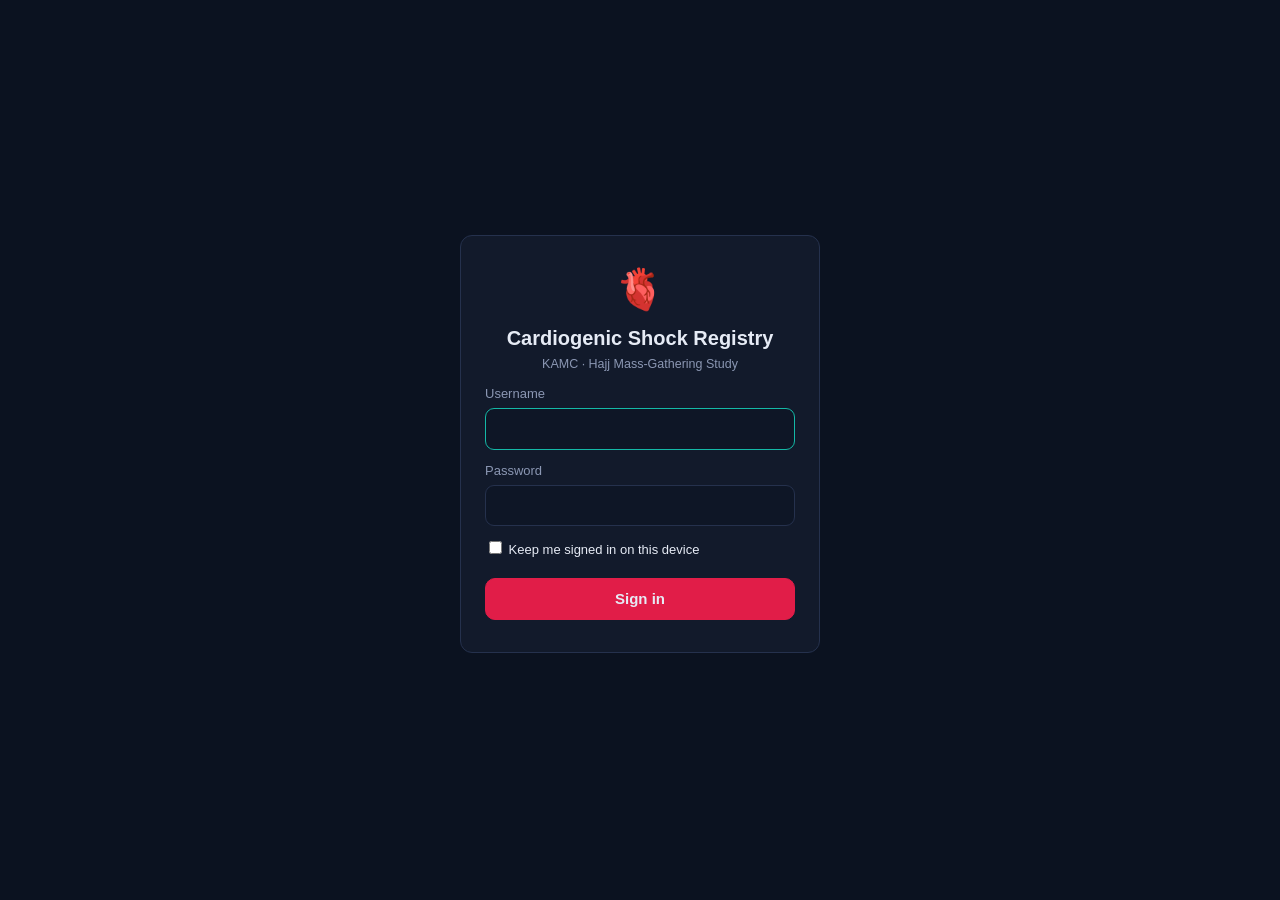
<file: index.html>
<!DOCTYPE html>
<html lang="en">
<head>
<meta charset="utf-8">
<meta name="viewport" content="width=device-width, initial-scale=1, viewport-fit=cover">
<meta name="apple-mobile-web-app-capable" content="yes">
<meta name="mobile-web-app-capable" content="yes">
<meta name="apple-mobile-web-app-status-bar-style" content="black-translucent">
<meta name="apple-mobile-web-app-title" content="CS Registry">
<meta name="theme-color" content="#0b1220">
<title>Cardiogenic Shock Registry — KAMC Hajj Study</title>
<link rel="stylesheet" href="css/styles.css">
<link rel="manifest" href="manifest.webmanifest">
<link rel="apple-touch-icon" href="icons/icon-180.png">
<link rel="icon" href="icons/icon-192.png">
</head>
<body>

<div id="login">
  <div class="card">
    <div class="logo">🫀</div>
    <h1>Cardiogenic Shock Registry</h1>
    <div class="mut small" style="text-align:center">KAMC · Hajj Mass-Gathering Study</div>
    <label for="lu">Username</label>
    <input id="lu" autocomplete="username" autocapitalize="off" autocorrect="off">
    <label for="lp">Password</label>
    <input id="lp" type="password" autocomplete="current-password">
    <label class="row" style="color:var(--tx);margin-top:12px"><input id="lrem" type="checkbox" style="width:auto;min-height:0"> Keep me signed in on this device</label>
    <button class="btn p" style="width:100%;margin-top:14px" data-act="login">Sign in</button>
    <div id="lerr" class="warn" style="text-align:center;margin-top:8px"></div>
  </div>
</div>

<div id="app" class="hidden">
  <header>
    <div class="ttl">🫀 CS <span>Registry</span><i id="sdot" class="dot" title="Saved"></i></div>
    <button class="btn sm" data-act="newPt">＋ New</button>
    <button class="btn sm" data-act="lock" title="Lock">🔒</button>
  </header>
  <main>
    <section id="v-dash" class="view"></section>
    <section id="v-list" class="view hidden"></section>
    <section id="v-entry" class="view hidden"></section>
    <section id="v-stats" class="view hidden"></section>
    <section id="v-set" class="view hidden"></section>
  </main>
  <nav id="tabs">
    <button data-act="view" data-arg="dash" class="on"><b>◫</b>Dashboard</button>
    <button data-act="view" data-arg="list"><b>☰</b>Patients</button>
    <button data-act="view" data-arg="entry"><b>✎</b>Entry</button>
    <button data-act="view" data-arg="stats"><b>∑</b>Stats</button>
    <button data-act="view" data-arg="set"><b>⚙</b>Settings</button>
  </nav>
</div>
<input id="fileJson" type="file" accept=".json,application/json" class="hidden">
<input id="fileCsv" type="file" accept=".csv,text/csv" class="hidden">
<div id="toast"></div>

<script src="js/app.js"></script>
</body>
</html>
</file>
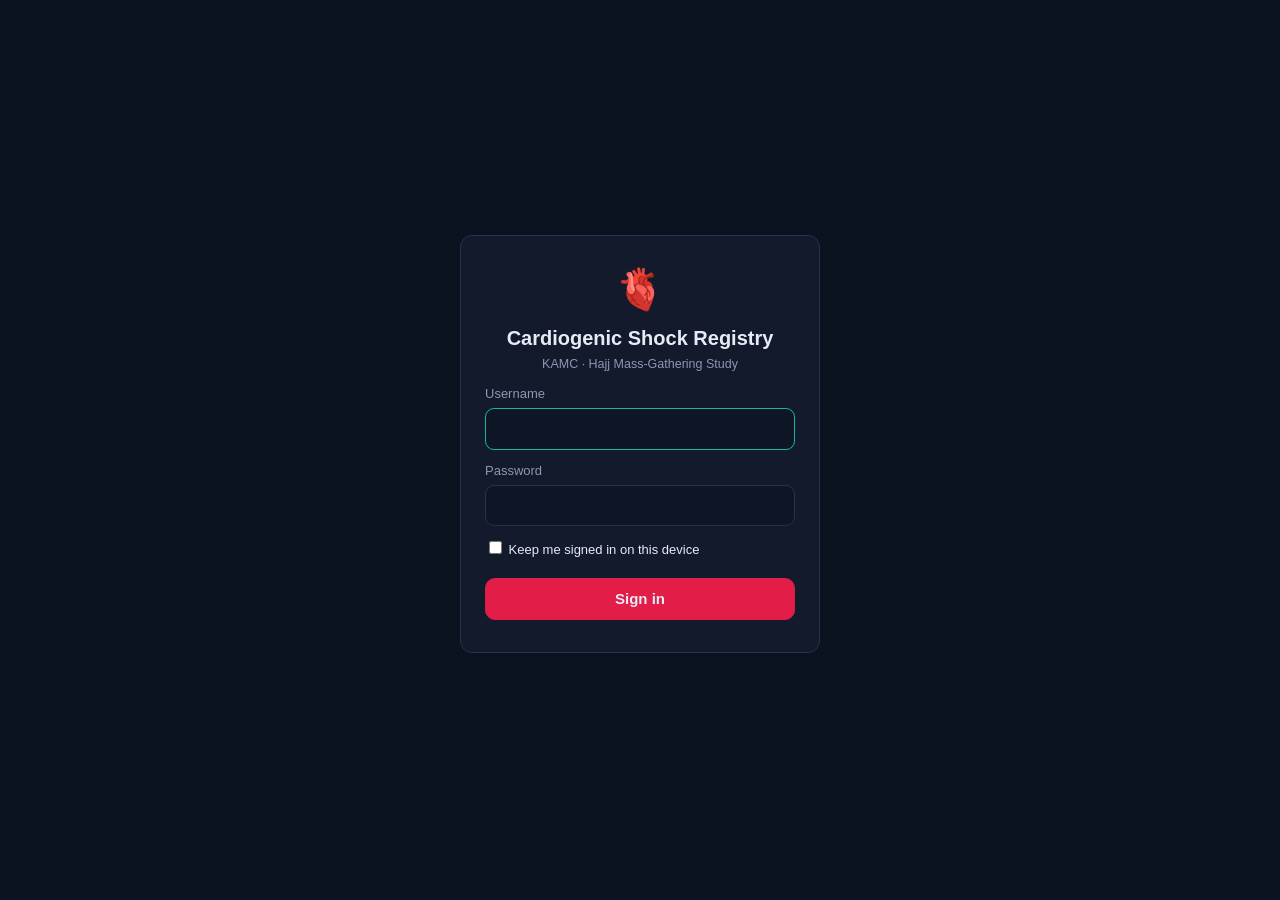
<file: single-file/CS_Registry.html>
<!DOCTYPE html>
<html lang="en">
<head>
<meta charset="utf-8">
<meta name="viewport" content="width=device-width, initial-scale=1, viewport-fit=cover">
<meta name="apple-mobile-web-app-capable" content="yes">
<meta name="mobile-web-app-capable" content="yes">
<meta name="apple-mobile-web-app-status-bar-style" content="black-translucent">
<meta name="apple-mobile-web-app-title" content="CS Registry">
<meta name="theme-color" content="#0b1220">
<title>Cardiogenic Shock Registry — KAMC Hajj Study</title>
<style>
:root{--bg:#0b1220;--card:#121a2b;--card2:#18223a;--line:#25314d;--tx:#e6ebf5;--mut:#8b97b3;--acc:#e11d48;--acc2:#14b8a6;--warn:#f59e0b;--ok:#22c55e;--bad:#ef4444;--r:12px}
*{box-sizing:border-box;-webkit-tap-highlight-color:transparent}
html,body{margin:0;background:var(--bg);color:var(--tx);font:15px/1.45 -apple-system,BlinkMacSystemFont,"SF Pro Text","Segoe UI",Roboto,Arial,sans-serif}
.hidden{display:none!important}
button{font:inherit;color:inherit;cursor:pointer}
input,select,textarea{font:inherit;color:var(--tx);background:#0e1626;border:1px solid var(--line);border-radius:9px;padding:9px 10px;width:100%;min-height:40px}
input:focus,select:focus,textarea:focus{outline:none;border-color:var(--acc2)}
textarea{min-height:80px;resize:vertical}
h2{font-size:18px;margin:4px 0 12px}h3{font-size:15px;margin:16px 0 8px;color:var(--mut);text-transform:uppercase;letter-spacing:.06em}
.btn{background:var(--card2);border:1px solid var(--line);border-radius:10px;padding:9px 14px;min-height:40px}
.btn.p{background:var(--acc);border-color:var(--acc);font-weight:600}
.btn.t{background:var(--acc2);border-color:var(--acc2);color:#04201d;font-weight:600}
.btn.d{border-color:var(--bad);color:#fca5a5}
.btn.sm{padding:5px 10px;min-height:32px;font-size:13px}
.row{display:flex;gap:8px;flex-wrap:wrap;align-items:center}
.card{background:var(--card);border:1px solid var(--line);border-radius:var(--r);padding:14px;margin-bottom:12px}
.mut{color:var(--mut)}.small{font-size:12.5px}
/* login */
#login{min-height:100vh;display:flex;align-items:center;justify-content:center;padding:20px}
#login .card{width:100%;max-width:360px;padding:24px}
#login .logo{font-size:40px;text-align:center}
#login h1{font-size:20px;text-align:center;margin:6px 0 2px}
#login label{display:block;margin:12px 0 4px;color:var(--mut);font-size:13px}
/* app shell */
header{position:sticky;top:0;z-index:20;background:rgba(11,18,32,.96);backdrop-filter:blur(8px);-webkit-backdrop-filter:blur(8px);border-bottom:1px solid var(--line);padding:calc(env(safe-area-inset-top) + 8px) 14px 8px;display:flex;align-items:center;gap:10px}
header .ttl{font-weight:700;flex:1;white-space:nowrap;overflow:hidden;text-overflow:ellipsis}
header .ttl span{color:var(--acc)}
main{padding:14px 14px calc(84px + env(safe-area-inset-bottom));max-width:1100px;margin:0 auto}
#tabs{position:fixed;bottom:0;left:0;right:0;z-index:20;display:flex;background:rgba(11,18,32,.97);border-top:1px solid var(--line);padding-bottom:env(safe-area-inset-bottom)}
#tabs button{flex:1;background:none;border:0;padding:8px 2px 9px;color:var(--mut);font-size:11px;display:flex;flex-direction:column;align-items:center;gap:2px}
#tabs button b{font-size:19px;font-weight:400}
#tabs button.on{color:var(--tx)}#tabs button.on b{filter:none}
.dot{display:inline-block;width:8px;height:8px;border-radius:50%;background:var(--ok);margin-left:6px}
.dot.dirty{background:var(--warn)}
/* KPIs */
.kpis{display:grid;grid-template-columns:repeat(auto-fill,minmax(150px,1fr));gap:10px;margin-bottom:12px}
.kpi{background:var(--card);border:1px solid var(--line);border-radius:var(--r);padding:12px}
.kpi .v{font-size:24px;font-weight:700}.kpi .l{color:var(--mut);font-size:12px}
.kpi .s{color:var(--mut);font-size:12px;margin-top:2px}
.grid2{display:grid;grid-template-columns:1fr;gap:12px}
@media(min-width:760px){.grid2{grid-template-columns:1fr 1fr}}
.bar{margin:7px 0}.bar .lb{display:flex;justify-content:space-between;font-size:13px;margin-bottom:3px;gap:8px}
.bar .tr{height:10px;background:#0e1626;border-radius:6px;overflow:hidden;position:relative}
.bar .fi{height:100%;background:var(--acc2);border-radius:6px}
.bar .fi.r{background:var(--acc)}
/* list */
.pi{display:flex;gap:10px;align-items:center;background:var(--card);border:1px solid var(--line);border-radius:var(--r);padding:11px 12px;margin-bottom:8px}
.pi .m{flex:1;min-width:0}.pi .id{font-weight:700}
.pi .sub{color:var(--mut);font-size:12.5px;white-space:nowrap;overflow:hidden;text-overflow:ellipsis}
.tag{display:inline-block;font-size:11.5px;padding:2px 7px;border-radius:20px;background:var(--card2);border:1px solid var(--line);margin-right:4px}
.tag.r{border-color:var(--bad);color:#fca5a5}.tag.g{border-color:var(--ok);color:#86efac}
.tag.s{border-color:var(--acc2);color:#5eead4}
.prog{height:4px;background:#0e1626;border-radius:3px;margin-top:6px;overflow:hidden}.prog i{display:block;height:100%;background:var(--acc2)}
/* entry */
.chips{display:flex;gap:6px;overflow-x:auto;padding-bottom:6px;margin:0 -14px 10px;padding-left:14px;padding-right:14px;scrollbar-width:none}
.chips::-webkit-scrollbar{display:none}
.chip{flex:0 0 auto;background:var(--card);border:1px solid var(--line);border-radius:20px;padding:7px 12px;font-size:13px;white-space:nowrap}
.chip.on{background:var(--acc);border-color:var(--acc);font-weight:600}
.chip em{font-style:normal;color:var(--mut);font-size:11px;margin-left:4px}.chip.on em{color:#ffe4e6}
.form{display:grid;grid-template-columns:1fr;gap:10px 14px}
@media(min-width:640px){.form{grid-template-columns:1fr 1fr}}
@media(min-width:980px){.form{grid-template-columns:1fr 1fr 1fr}}
.fld label{display:block;font-size:12.5px;color:var(--mut);margin-bottom:4px}
.fld label .u{opacity:.75}
.fld.req label:after{content:" *";color:var(--acc)}
.fh{grid-column:1/-1;font-weight:700;color:var(--acc2);border-bottom:1px solid var(--line);padding:10px 0 4px;margin-top:4px;font-size:13.5px;text-transform:uppercase;letter-spacing:.05em}
.seg{display:flex;border:1px solid var(--line);border-radius:9px;overflow:hidden}
.seg button{flex:1;background:#0e1626;border:0;border-right:1px solid var(--line);padding:9px 4px;min-height:40px;font-size:14px;color:var(--mut)}
.seg button:last-child{border-right:0}
.seg button.on.Yes{background:#7f1d1d;color:#fff}.seg button.on.No{background:#134e4a;color:#fff}.seg button.on.Unknown{background:#3f3f46;color:#fff}
.calc{background:#0a1a1f;border:1px dashed #1f5f58;border-radius:9px;padding:9px 10px;min-height:40px;color:#5eead4;font-weight:600}
.hint{font-size:11.5px;color:var(--mut);margin-top:3px}
.warn{font-size:11.5px;color:var(--warn);margin-top:3px}
.ebar{display:flex;gap:8px;align-items:center;flex-wrap:wrap;margin-bottom:10px}
.ebar .who{flex:1;min-width:160px}
.ebar .who b{font-size:17px}
.nav2{display:flex;justify-content:space-between;margin-top:16px;gap:8px}
.sdet{grid-column:1/-1}
table{border-collapse:collapse;width:100%;font-size:13px}
th,td{border-bottom:1px solid var(--line);padding:6px 7px;text-align:left;vertical-align:top}
th{color:var(--mut);font-weight:600;position:sticky;top:0;background:var(--card)}
td.n,th.n{text-align:right;white-space:nowrap}
tr.sec td{color:var(--acc2);font-weight:700;background:#0f1a2c;text-transform:uppercase;font-size:12px;letter-spacing:.05em}
tr.opt td:first-child{padding-left:20px;color:var(--mut)}
.sig{color:#fda4af;font-weight:700}
.tw{overflow-x:auto;-webkit-overflow-scrolling:touch;max-height:70vh;overflow-y:auto}
#toast{position:fixed;left:50%;bottom:calc(90px + env(safe-area-inset-bottom));transform:translateX(-50%);background:#1e293b;border:1px solid var(--line);padding:10px 16px;border-radius:10px;z-index:99;opacity:0;transition:opacity .25s;pointer-events:none;max-width:90vw;text-align:center}
#toast.show{opacity:1}
.empty{text-align:center;color:var(--mut);padding:40px 10px}
.kv{display:grid;grid-template-columns:auto 1fr;gap:4px 12px;font-size:13.5px}
.kv div:nth-child(odd){color:var(--mut)}
.pill{display:inline-block;padding:3px 10px;border-radius:20px;font-weight:700;font-size:13px}
.st-A{background:#14532d}.st-B{background:#3f6212}.st-C{background:#854d0e}.st-D{background:#9a3412}.st-E{background:#7f1d1d}
</style>
</head>
<body>

<div id="login">
  <div class="card">
    <div class="logo">🫀</div>
    <h1>Cardiogenic Shock Registry</h1>
    <div class="mut small" style="text-align:center">KAMC · Hajj Mass-Gathering Study</div>
    <label for="lu">Username</label>
    <input id="lu" autocomplete="username" autocapitalize="off" autocorrect="off">
    <label for="lp">Password</label>
    <input id="lp" type="password" autocomplete="current-password">
    <label class="row" style="color:var(--tx);margin-top:12px"><input id="lrem" type="checkbox" style="width:auto;min-height:0"> Keep me signed in on this device</label>
    <button class="btn p" style="width:100%;margin-top:14px" data-act="login">Sign in</button>
    <div id="lerr" class="warn" style="text-align:center;margin-top:8px"></div>
  </div>
</div>

<div id="app" class="hidden">
  <header>
    <div class="ttl">🫀 CS <span>Registry</span><i id="sdot" class="dot" title="Saved"></i></div>
    <button class="btn sm" data-act="newPt">＋ New</button>
    <button class="btn sm" data-act="lock" title="Lock">🔒</button>
  </header>
  <main>
    <section id="v-dash" class="view"></section>
    <section id="v-list" class="view hidden"></section>
    <section id="v-entry" class="view hidden"></section>
    <section id="v-stats" class="view hidden"></section>
    <section id="v-set" class="view hidden"></section>
  </main>
  <nav id="tabs">
    <button data-act="view" data-arg="dash" class="on"><b>◫</b>Dashboard</button>
    <button data-act="view" data-arg="list"><b>☰</b>Patients</button>
    <button data-act="view" data-arg="entry"><b>✎</b>Entry</button>
    <button data-act="view" data-arg="stats"><b>∑</b>Stats</button>
    <button data-act="view" data-arg="set"><b>⚙</b>Settings</button>
  </nav>
</div>
<input id="fileJson" type="file" accept=".json,application/json" class="hidden">
<input id="fileCsv" type="file" accept=".csv,text/csv" class="hidden">
<div id="toast"></div>

<script>
/* ================================================================
   Cardiogenic Shock Registry — single-file offline app (ES5 only)
   Storage: localStorage · Optional: Firestore REST sync
   ================================================================ */
(function(){
'use strict';

var LS_KEY = 'csreg_v1';
var SESS_KEY = 'csreg_auth';
var DB = { patients: [], settings: { user: 'MK', pass: 'MK', fbProject: '', fbKey: '', fbCol: 'cs_patients', lastSync: '' } };
var VIEW = 'dash', CUR = null, CURSEC = 0, SAVE_T = null, DIRTY = false;
var LISTQ = '', LISTF = 'all', STATG = 'death';

/* ---------- helpers ---------- */
function $(id){ return document.getElementById(id); }
function esc(s){ if(s === null || s === undefined) return ''; return String(s).replace(/&/g,'&amp;').replace(/</g,'&lt;').replace(/>/g,'&gt;').replace(/"/g,'&quot;'); }
function num(x){ if(x === '' || x === null || x === undefined) return null; var n = Number(x); return isNaN(n) ? null : n; }
function yes(x){ return x === 'Yes'; }
function no(x){ return x === 'No'; }
function filled(x){ return !(x === '' || x === null || x === undefined); }
function r1(x){ return Math.round(x * 10) / 10; }
function r2(x){ return Math.round(x * 100) / 100; }
function pad(n, w){ var s = String(n); while(s.length < (w || 3)) s = '0' + s; return s; }
function uid(){ return 'p' + Date.now().toString(36) + Math.random().toString(36).slice(2, 7); }
function ext(a, b){ if(b){ for(var k in b){ if(b.hasOwnProperty(k)) a[k] = b[k]; } } return a; }
function pdate(s){ if(!s) return null; var m = /^(\d{4})-(\d{2})-(\d{2})(?:[T ](\d{2}):(\d{2}))?/.exec(String(s)); if(!m) return null; return new Date(+m[1], +m[2] - 1, +m[3], +(m[4] || 0), +(m[5] || 0)); }
function days(a, b){ var x = pdate(a), y = pdate(b); if(!x || !y) return null; var d = (y - x) / 86400000; return d < 0 ? null : r1(d); }
function toast(msg){ var t = $('toast'); t.textContent = msg; t.className = 'show'; clearTimeout(toast._t); toast._t = setTimeout(function(){ t.className = ''; }, 2600); }
function closest(el, attr){ while(el && el !== document){ if(el.getAttribute && el.getAttribute(attr) !== null) return el; el = el.parentNode; } return null; }
function pct(a, b){ return b ? Math.round(a / b * 1000) / 10 : 0; }

/* ---------- schema builders ---------- */
function N(k,l,u,o){ return ext({k:k,l:l,ty:'num',u:u||''}, o); }
function T(k,l,o){ return ext({k:k,l:l,ty:'text'}, o); }
function DT(k,l,o){ return ext({k:k,l:l,ty:'dt'}, o); }
function YN(k,l,o){ return ext({k:k,l:l,ty:'yn'}, o); }
function SEL(k,l,opts,o){ return ext({k:k,l:l,ty:'sel',opts:opts}, o); }
function C(k,l,u,ct,o){ return ext({k:k,l:l,ty:'calc',u:u||'',ct:ct||'num'}, o); }
function TA(k,l,o){ return ext({k:k,l:l,ty:'ta'}, o); }
function H(l){ return {ty:'h', l:l}; }
function sh(k, val){ return function(v){ return v[k] === val; }; }

var AET = ['AMI-CS','ADHF – de novo','ADHF – acute-on-chronic','Myocarditis','Takotsubo','Valvular','Arrhythmic','Post-cardiotomy','Isolated RV failure','Other'];
var PHASE = ['Pre-Hajj','Hajj days','Post-Hajj','Outside Hajj season'];

var SECTIONS = [
 {id:'demo', t:'Demographics', f:[
   H('Identification'),
   T('studyId','Study ID',{req:1, hint:'Auto-generated; editable'}),
   T('mrn','MRN',{hint:'Optional — leave blank for de-identified datasets'}),
   T('initials','Initials'),
   N('age','Age','years',{min:14,max:110}),
   SEL('sex','Sex',['Male','Female']),
   T('nationality','Nationality'),
   H('Hajj context'),
   SEL('hajjStatus','Pilgrim status',['Pilgrim – international','Pilgrim – domestic','Non-pilgrim resident','Healthcare / Hajj worker']),
   N('hajjYear','Hajj season (Hijri year)','AH',{min:1400,max:1500}),
   DT('admDate','Admission date/time',{req:1}),
   C('hijriAdm','Admission date (Umm al-Qura)','', 'txt'),
   C('hajjPhaseAuto','Hajj phase — auto','', 'cat', {hint:'Pre: Dhul-Qa\'dah–7 Dhul-Hijjah · Hajj: 8–13 · Post: 14 Dhul-Hijjah–15 Muharram'}),
   SEL('hajjPhase','Hajj phase — confirmed',PHASE,{hint:'Leave blank to use the auto value in analyses'}),
   N('ambientTemp','Ambient max temperature (day of admission)','°C',{min:10,max:60}),
   H('Anthropometrics'),
   N('weight','Weight','kg',{min:25,max:250}),
   N('height','Height','cm',{min:120,max:220}),
   C('bmi','BMI','kg/m²'),
   H('Risk factors & comorbidities'),
   SEL('smoking','Smoking',['Never','Former','Current']),
   YN('htn','Hypertension'), YN('dm','Diabetes mellitus'), YN('dyslip','Dyslipidaemia'),
   YN('ckd','Chronic kidney disease'), YN('dialysis','On chronic dialysis',{show:sh('ckd','Yes')}),
   YN('priorMI','Prior MI'), YN('priorPCI','Prior PCI'), YN('priorCABG','Prior CABG'),
   YN('priorHF','Known heart failure'), N('baseEF','Baseline LVEF (if known)','%',{min:5,max:80,show:sh('priorHF','Yes')}),
   YN('af','Atrial fibrillation'), YN('priorStroke','Prior stroke / TIA'),
   YN('pad','Peripheral arterial disease'), YN('copd','COPD / chronic lung disease'), YN('malig','Active malignancy')
 ]},
 {id:'pres', t:'Presentation', f:[
   H('Timing & route'),
   DT('onset','Symptom onset'),
   DT('fmc','First medical contact'),
   SEL('route','Route of arrival',['Direct to ED','Hajj field hospital / medical post','Inter-hospital transfer','In-hospital onset','Red Crescent / EMS']),
   YN('heatIllness','Heat exhaustion / heat stroke at presentation'),
   YN('dehydration','Clinical dehydration / volume depletion'),
   H('Haemodynamics at shock diagnosis'),
   N('sbp','Systolic BP','mmHg',{min:30,max:250}),
   N('dbp','Diastolic BP','mmHg',{min:10,max:150}),
   C('map','Mean arterial pressure','mmHg'),
   N('hr','Heart rate','bpm',{min:20,max:250}),
   N('rr','Respiratory rate','/min',{min:4,max:70}),
   N('spo2','SpO₂','%',{min:40,max:100}),
   N('temp','Temperature','°C',{min:30,max:44}),
   C('shockIndex','Shock index (HR/SBP)',''),
   H('Hypoperfusion'),
   N('gcs','GCS','/15',{min:3,max:15}),
   YN('confusion','Confusion / altered mentation'),
   YN('coldExt','Cold / clammy extremities'),
   YN('mottling','Skin mottling'),
   YN('oliguria','Oliguria (<0.5 mL/kg/h)'),
   SEL('killip','Killip class',['I','II','III','IV']),
   H('Cardiac arrest & ventilation'),
   YN('arrest','Cardiac arrest before / at presentation'),
   SEL('arrestLoc','Arrest location',['Out-of-hospital','In-hospital'],{show:sh('arrest','Yes')}),
   SEL('arrestRhythm','Initial rhythm',['VF / pVT','PEA','Asystole','Unknown'],{show:sh('arrest','Yes')}),
   N('roscMin','Time to ROSC','min',{min:0,max:180,show:sh('arrest','Yes')}),
   YN('coma','Comatose after ROSC (SCAI "A" modifier)',{show:sh('arrest','Yes')}),
   YN('mv','Invasive mechanical ventilation'),
   YN('niv','Non-invasive ventilation / HFNC')
 ]},
 {id:'aet', t:'Aetiology', f:[
   SEL('aetiology','Primary aetiology',AET,{req:1}),
   SEL('acsType','ACS type',['STEMI','NSTEMI'],{show:sh('aetiology','AMI-CS')}),
   SEL('territory','Infarct territory',['Anterior','Inferior','Inferior + RV','Lateral','Posterior','Indeterminate / LBBB'],{show:sh('aetiology','AMI-CS')}),
   SEL('mechComp','Mechanical complication',['None','Ventricular septal rupture','Papillary muscle rupture / acute MR','Free-wall rupture / tamponade']),
   SEL('shockPheno','Haemodynamic phenotype',['Cold-wet (classic)','Cold-dry (euvolaemic)','Warm-wet (vasodilatory)','Mixed']),
   SEL('ventDom','Ventricular involvement',['LV-dominant','RV-dominant','Biventricular']),
   YN('valvular','Valvular disease contributing'),
   YN('arrhythmia','Arrhythmia contributing (VT/VF/brady/AF-RVR)'),
   TA('aetNote','Aetiology notes')
 ]},
 {id:'lab', t:'Laboratory', f:[
   H('Perfusion & acid–base'),
   N('lacInit','Lactate — initial','mmol/L',{min:0,max:30}),
   N('lacPeak','Lactate — peak','mmol/L',{min:0,max:30}),
   N('lac24','Lactate — 24 h','mmol/L',{min:0,max:30}),
   C('lacClear','Lactate clearance (initial → 24 h)','%'),
   N('ph','pH','',{min:6.5,max:7.8}),
   N('hco3','Bicarbonate','mmol/L',{min:2,max:45}),
   N('be','Base excess','mmol/L',{min:-35,max:20}),
   H('Haematology'),
   N('wbcInit','WBC — initial','×10⁹/L',{min:0,max:100}),
   N('wbcPeak','WBC — peak','×10⁹/L',{min:0,max:100}),
   N('hbInit','Haemoglobin — initial','g/dL',{min:3,max:22}),
   N('hbNadir','Haemoglobin — nadir','g/dL',{min:3,max:22}),
   N('plt','Platelets','×10⁹/L',{min:5,max:1500}),
   N('inr','INR','',{min:0.5,max:15}),
   H('Renal & metabolic'),
   N('crInit','Creatinine — initial','µmol/L',{min:20,max:2000}),
   N('crPeak','Creatinine — peak','µmol/L',{min:20,max:2000}),
   C('egfr','eGFR (CKD-EPI 2021, initial Cr)','mL/min/1.73m²'),
   N('urea','Urea','mmol/L',{min:1,max:100}),
   N('na','Sodium','mmol/L',{min:100,max:180}),
   N('k','Potassium','mmol/L',{min:1.5,max:10}),
   N('glucose','Glucose — admission','mmol/L',{min:1,max:60}),
   N('albumin','Albumin','g/L',{min:10,max:60}),
   H('Hepatic & cardiac'),
   N('alt','ALT','U/L',{min:1,max:20000}),
   N('ast','AST','U/L',{min:1,max:20000}),
   N('bili','Total bilirubin','µmol/L',{min:1,max:800}),
   N('tropPeak','Troponin — peak (hs)','ng/L',{min:0,max:500000}),
   N('ntbnp','NT-proBNP','pg/mL',{min:0,max:70000})
 ]},
 {id:'echo', t:'Echo & haemodynamics', f:[
   H('Left ventricle'),
   N('lvef','LVEF','%',{min:5,max:80}),
   YN('rwma','Regional wall-motion abnormality'),
   N('lvotVti','LVOT VTI','cm',{min:3,max:40}),
   N('eePrime','E/e′ (average)','',{min:2,max:40}),
   YN('lvThrombus','LV thrombus'),
   H('Right ventricle'),
   N('tapse','TAPSE','mm',{min:3,max:35}),
   N('rvS','RV S′','cm/s',{min:2,max:25}),
   YN('rvDil','RV dilatation'),
   YN('rvDysf','RV systolic dysfunction'),
   N('paspEcho','PASP (echo)','mmHg',{min:10,max:120}),
   C('tapsePasp','TAPSE/PASP (RV–PA coupling)','mm/mmHg'),
   SEL('ivc','IVC',['<21 mm, collapses >50%','>21 mm or collapses <50%','Indeterminate']),
   H('Valves & pericardium'),
   SEL('mr','Mitral regurgitation',['None / trivial','Mild','Moderate','Severe']),
   SEL('as','Aortic stenosis',['None','Mild','Moderate','Severe']),
   SEL('effusion','Pericardial effusion',['None','Small','Moderate','Large','Tamponade']),
   H('Invasive haemodynamics (PAC)'),
   YN('pac','Pulmonary artery catheter used'),
   N('ra','RA pressure','mmHg',{min:0,max:40,show:sh('pac','Yes')}),
   N('paSys','PA systolic','mmHg',{min:5,max:120,show:sh('pac','Yes')}),
   N('paDia','PA diastolic','mmHg',{min:2,max:70,show:sh('pac','Yes')}),
   N('pcwp','PCWP','mmHg',{min:2,max:50,show:sh('pac','Yes')}),
   N('co','Cardiac output','L/min',{min:0.5,max:15,show:sh('pac','Yes')}),
   N('ci','Cardiac index','L/min/m²',{min:0.3,max:8,show:sh('pac','Yes')}),
   C('cpo','Cardiac power output','W',{show:sh('pac','Yes')}),
   C('papi','PAPi','',{show:sh('pac','Yes')}),
   C('raPcwp','RA/PCWP ratio','',{show:sh('pac','Yes')})
 ]},
 {id:'dev', t:'Revasc & devices', f:[
   H('Coronary angiography & revascularisation'),
   YN('angio','Coronary angiography'),
   YN('pci','PCI performed',{show:sh('angio','Yes')}),
   SEL('culprit','Culprit vessel',['Left main','LAD','LCx','RCA','Graft','None identified'],{show:sh('angio','Yes')}),
   SEL('cad','Extent of CAD',['No significant CAD','1-vessel','2-vessel','3-vessel','Left main ± others'],{show:sh('angio','Yes')}),
   SEL('timiPre','TIMI flow — pre',['0','1','2','3'],{show:sh('pci','Yes')}),
   SEL('timiPost','TIMI flow — post',['0','1','2','3'],{show:sh('pci','Yes')}),
   SEL('revascStrat','Revascularisation strategy',['Culprit-only','Immediate multivessel','Staged multivessel'],{show:sh('pci','Yes')}),
   N('d2b','Door-to-balloon','min',{min:0,max:1440,show:sh('pci','Yes')}),
   YN('cabg','Emergency CABG / surgery'),
   H('Mechanical circulatory support'),
   YN('iabp','IABP'), YN('impella','Impella'), YN('ecmo','VA-ECMO'),
   C('mcsAny','Any MCS','', 'cat'),
   SEL('mcsTiming','MCS timing',['Before PCI','After PCI','No PCI'],{show:function(v){return yes(v.iabp)||yes(v.impella)||yes(v.ecmo);}}),
   N('mcsDays','MCS duration','days',{min:0,max:60,show:function(v){return yes(v.iabp)||yes(v.impella)||yes(v.ecmo);}}),
   YN('rrt','Renal replacement therapy'),
   H('Device / procedural complications'),
   SEL('barc','Bleeding (BARC)',['None','1','2','3a','3b','3c','5']),
   YN('transfusion','Blood transfusion'),
   YN('limbIsch','Limb ischaemia'),
   YN('vascComp','Access-site vascular complication'),
   YN('haemolysis','Haemolysis'),
   YN('devInfect','Device-related infection')
 ]},
 {id:'pharm', t:'Pharmacotherapy', f:[
   H('Vasopressors & inotropes (maximum dose)'),
   YN('ne','Norepinephrine'), N('neMax','Norepinephrine max','µg/kg/min',{min:0,max:5,show:sh('ne','Yes')}),
   YN('epi','Epinephrine'), N('epiMax','Epinephrine max','µg/kg/min',{min:0,max:5,show:sh('epi','Yes')}),
   YN('dopa','Dopamine'), N('dopaMax','Dopamine max','µg/kg/min',{min:0,max:50,show:sh('dopa','Yes')}),
   YN('dobu','Dobutamine'), N('dobuMax','Dobutamine max','µg/kg/min',{min:0,max:40,show:sh('dobu','Yes')}),
   YN('vaso','Vasopressin'), N('vasoMax','Vasopressin max','U/min',{min:0,max:0.2,show:sh('vaso','Yes'),hint:'Converted to U/kg/min with weight for VIS'}),
   YN('milri','Milrinone'), N('milriMax','Milrinone max','µg/kg/min',{min:0,max:1,show:sh('milri','Yes')}),
   YN('levo','Levosimendan'),
   C('nVaso','Number of vasoactive agents',''),
   C('vis','Vasoactive-Inotropic Score (max)',''),
   N('vasoHours','Duration of vasoactive support','hours',{min:0,max:1000}),
   H('Other therapy'),
   YN('dapt','Dual antiplatelet therapy'),
   YN('anticoag','Therapeutic anticoagulation'),
   YN('diuretic','IV loop diuretic'),
   YN('steroid','Corticosteroids'),
   YN('antibiotic','Antibiotics (suspected sepsis)'),
   YN('ttm','Targeted temperature management',{show:sh('arrest','Yes')})
 ]},
 {id:'out', t:'Outcomes', f:[
   H('Mortality'),
   YN('death','In-hospital death',{req:1}),
   DT('deathDate','Date/time of death',{show:sh('death','Yes')}),
   SEL('deathCause','Cause of death',['Refractory cardiogenic shock','Arrhythmic','Multi-organ failure','Anoxic brain injury','Bleeding','Sepsis','Mechanical complication','Other'],{show:sh('death','Yes')}),
   C('hrsToDeath','Admission → death','hours',{show:sh('death','Yes')}),
   YN('d30','30-day mortality'),
   H('Course'),
   DT('dcDate','Discharge date/time',{show:function(v){return !yes(v.death);}}),
   C('los','Hospital length of stay','days'),
   N('icuDays','ICU / CCU length of stay','days',{min:0,max:200}),
   N('mvDays','Days on mechanical ventilation','days',{min:0,max:200,show:sh('mv','Yes')}),
   SEL('dispo','Discharge disposition',['Home','Transferred to another hospital','Repatriated (international pilgrim)','Rehabilitation / long-term care'],{show:function(v){return !yes(v.death);}}),
   H('In-hospital complications'),
   YN('aki','Acute kidney injury (KDIGO)'),
   YN('strokeOut','Stroke'),
   YN('mof','Multi-organ failure'),
   YN('sepsisOut','Nosocomial sepsis'),
   YN('reArrest','Recurrent cardiac arrest'),
   YN('readmit30','30-day readmission',{show:function(v){return !yes(v.death);}}),
   TA('outNote','Outcome notes')
 ]},
 {id:'scores', t:'Scores', f:[
   H('SCAI SHOCK stage (2022)'),
   C('scaiSug','SCAI — suggested by algorithm','', 'cat'),
   SEL('scaiManual','SCAI — confirmed (worst stage)',['A','B','C','D','E'],{hint:'Your clinical stage overrides the suggestion'}),
   C('scaiFinal','SCAI — used in analysis','', 'cat'),
   C('scaiMod','Cardiac-arrest modifier (A)','', 'cat'),
   H('CardShock score (Harjola 2015)'),
   C('cardshock','CardShock score','/9'),
   C('csRisk','CardShock risk group','', 'cat'),
   C('csPred','Predicted in-hospital mortality','%', 'txt'),
   H('IABP-SHOCK II score (Pöss 2017)'),
   C('iabpS','IABP-SHOCK II score','/9'),
   C('iabpRisk','IABP-SHOCK II risk group','', 'cat'),
   C('iabpPred','Predicted 30-day mortality','%', 'txt')
 ]}
];

var FIELDS = [], FMAP = {};
(function(){ for(var i=0;i<SECTIONS.length;i++){ var f = SECTIONS[i].f; for(var j=0;j<f.length;j++){ if(f[j].ty !== 'h'){ f[j].sec = i; FIELDS.push(f[j]); FMAP[f[j].k] = f[j]; } } } })();

/* ---------- clinical calculations ---------- */
function egfr(cr, age, sex){
  if(cr === null || age === null || !sex) return null;
  var scr = cr / 88.4, f = sex === 'Female', k = f ? 0.7 : 0.9, a = f ? -0.241 : -0.302;
  var e = 142 * Math.pow(Math.min(scr / k, 1), a) * Math.pow(Math.max(scr / k, 1), -1.2) * Math.pow(0.9938, age) * (f ? 1.012 : 1);
  return Math.round(e);
}
var HIJRI_FMT = null;
function hijri(d){
  try{
    if(!HIJRI_FMT) HIJRI_FMT = new Intl.DateTimeFormat('en-u-ca-islamic-umalqura-nu-latn', {day:'numeric', month:'numeric', year:'numeric'});
    var parts = HIJRI_FMT.formatToParts(d), o = {};
    for(var i=0;i<parts.length;i++){ o[parts[i].type] = parts[i].value; }
    var dd = parseInt(o.day,10), mm = parseInt(o.month,10), yy = parseInt(o.year || o.relatedYear,10);
    if(isNaN(dd) || isNaN(mm)) return null;
    return {d:dd, m:mm, y:yy};
  }catch(e){ return null; }
}
var HMON = ['Muharram','Safar','Rabi I','Rabi II','Jumada I','Jumada II','Rajab','Sha\'ban','Ramadan','Shawwal','Dhul-Qa\'dah','Dhul-Hijjah'];
function hajjPhaseOf(h){
  if(!h) return null;
  if(h.m === 11) return 'Pre-Hajj';
  if(h.m === 12 && h.d <= 7) return 'Pre-Hajj';
  if(h.m === 12 && h.d <= 13) return 'Hajj days';
  if(h.m === 12) return 'Post-Hajj';
  if(h.m === 1 && h.d <= 15) return 'Post-Hajj';
  return 'Outside Hajj season';
}

var DETAIL = {};
function calc(v){
  var w = num(v.weight), ht = num(v.height), age = num(v.age);
  v.bmi = (w && ht) ? r1(w / Math.pow(ht / 100, 2)) : null;
  var sbp = num(v.sbp), dbp = num(v.dbp), hr = num(v.hr);
  v.map = (sbp !== null && dbp !== null) ? Math.round((sbp + 2 * dbp) / 3) : null;
  v.shockIndex = (hr !== null && sbp) ? r2(hr / sbp) : null;

  var ad = pdate(v.admDate), h = ad ? hijri(ad) : null;
  v.hijriAdm = h ? (h.d + ' ' + HMON[h.m - 1] + ' ' + h.y + ' AH') : null;
  v.hajjPhaseAuto = hajjPhaseOf(h);

  var li = num(v.lacInit), l24 = num(v.lac24), lp = num(v.lacPeak);
  v.lacClear = (li && l24 !== null) ? Math.round((li - l24) / li * 100) : null;
  var cr = num(v.crInit), crp = num(v.crPeak);
  v.egfr = egfr(cr, age, v.sex);

  var tap = num(v.tapse), pasp = num(v.paspEcho);
  v.tapsePasp = (tap !== null && pasp) ? r2(tap / pasp) : null;
  var co = num(v.co), ra = num(v.ra), ps = num(v.paSys), pd = num(v.paDia), pw = num(v.pcwp);
  v.cpo = (co !== null && v.map !== null) ? r2(v.map * co / 451) : null;
  v.papi = (ra && ps !== null && pd !== null) ? r2((ps - pd) / ra) : null;
  v.raPcwp = (ra !== null && pw) ? r2(ra / pw) : null;

  // MCS
  var anyM = yes(v.iabp) || yes(v.impella) || yes(v.ecmo);
  v.mcsAny = anyM ? 'Yes' : ((no(v.iabp) && no(v.impella) && no(v.ecmo)) ? 'No' : null);

  // vasoactives
  var ag = ['ne','epi','dopa','dobu','vaso','milri','levo'], nv = 0, anyKnown = false;
  for(var i=0;i<ag.length;i++){ if(yes(v[ag[i]])) nv++; if(filled(v[ag[i]])) anyKnown = true; }
  v.nVaso = anyKnown ? nv : null;
  var vis = 0, visAny = false;
  function addV(flag, dose, mult){ if(yes(v[flag]) && num(v[dose]) !== null){ vis += num(v[dose]) * mult; visAny = true; } }
  addV('dopa','dopaMax',1); addV('dobu','dobuMax',1); addV('epi','epiMax',100); addV('ne','neMax',100); addV('milri','milriMax',10);
  if(yes(v.vaso) && num(v.vasoMax) !== null && w){ vis += (num(v.vasoMax) / w) * 10000; visAny = true; }
  v.vis = visAny ? r1(vis) : (anyKnown && nv === 0 ? 0 : null);

  // outcomes
  v.los = days(v.admDate, yes(v.death) ? v.deathDate : v.dcDate);
  var hd = days(v.admDate, v.deathDate);
  v.hrsToDeath = (yes(v.death) && hd !== null) ? Math.round(hd * 24) : null;

  // CardShock
  var cs = 0, miss = [], items = [];
  function it(lbl, val, pts){ if(val === null){ miss.push(lbl); items.push([lbl,'missing',0]); } else { items.push([lbl, val ? 'yes' : 'no', val ? pts : 0]); if(val) cs += pts; } }
  it('Age > 75', age === null ? null : age > 75, 1);
  it('Confusion at presentation', filled(v.confusion) && v.confusion !== 'Unknown' ? yes(v.confusion) : null, 1);
  var pm = (filled(v.priorMI) && v.priorMI !== 'Unknown') || (filled(v.priorCABG) && v.priorCABG !== 'Unknown') ? (yes(v.priorMI) || yes(v.priorCABG)) : null;
  it('Previous MI or CABG', pm, 1);
  it('ACS aetiology', filled(v.aetiology) ? v.aetiology === 'AMI-CS' : null, 1);
  it('LVEF < 40%', num(v.lvef) === null ? null : num(v.lvef) < 40, 1);
  if(li === null){ miss.push('Lactate'); items.push(['Lactate (initial)','missing',0]); }
  else { var lpnt = li > 4 ? 2 : (li >= 2 ? 1 : 0); cs += lpnt; items.push(['Lactate ' + li + ' mmol/L', li > 4 ? '> 4' : (li >= 2 ? '2–4' : '< 2'), lpnt]); }
  if(v.egfr === null){ miss.push('eGFR'); items.push(['eGFR','missing',0]); }
  else { var gp = v.egfr < 30 ? 2 : (v.egfr <= 60 ? 1 : 0); cs += gp; items.push(['eGFR ' + v.egfr, v.egfr < 30 ? '< 30' : (v.egfr <= 60 ? '30–60' : '> 60'), gp]); }
  var csOK = miss.length === 0;
  v.cardshock = csOK ? cs : null;
  v.csRisk = csOK ? (cs <= 3 ? 'Low (0–3)' : (cs <= 5 ? 'Intermediate (4–5)' : 'High (6–9)')) : null;
  v.csPred = csOK ? (cs <= 3 ? '8.7' : (cs <= 5 ? '36.0' : '77.3')) : null;
  DETAIL.cs = {items:items, miss:miss, partial:cs};

  // IABP-SHOCK II
  var ib = 0, im = [], iitems = [];
  function ii(lbl, val, pts){ if(val === null){ im.push(lbl); iitems.push([lbl,'missing',0]); } else { iitems.push([lbl, val ? 'yes' : 'no', val ? pts : 0]); if(val) ib += pts; } }
  ii('Age > 73', age === null ? null : age > 73, 1);
  ii('Prior stroke', filled(v.priorStroke) && v.priorStroke !== 'Unknown' ? yes(v.priorStroke) : null, 2);
  ii('Glucose > 10.6 mmol/L', num(v.glucose) === null ? null : num(v.glucose) > 10.6, 1);
  ii('Creatinine > 132.6 µmol/L', cr === null ? null : cr > 132.6, 1);
  ii('Lactate > 5 mmol/L', li === null ? null : li > 5, 2);
  var tp = v.timiPost;
  ii(yes(v.pci) || !(no(v.pci) || no(v.angio)) ? 'TIMI < 3 after PCI' : 'TIMI < 3 after PCI (n/a — no PCI, scored 0)', yes(v.pci) ? (filled(tp) ? Number(tp) < 3 : null) : ((no(v.pci) || no(v.angio)) ? false : null), 2);
  var ibOK = im.length === 0 && v.aetiology === 'AMI-CS';
  v.iabpS = ibOK ? ib : null;
  v.iabpRisk = ibOK ? (ib <= 2 ? 'Low (0–2)' : (ib <= 4 ? 'Intermediate (3–4)' : 'High (5–9)')) : null;
  v.iabpPred = ibOK ? (ib <= 2 ? '23.8' : (ib <= 4 ? '49.2' : '76.6')) : null;
  DETAIL.ib = {items:iitems, miss:im, partial:ib, ami: v.aetiology === 'AMI-CS'};

  // SCAI suggestion
  var lmax = lp !== null ? lp : li, ph = num(v.ph), why = '';
  var s = null;
  if(sbp !== null || lmax !== null || v.nVaso !== null || anyM){
    if(yes(v.ecmo) || (lmax !== null && lmax >= 8) || (ph !== null && ph <= 7.2)){ s = 'E'; why = 'VA-ECMO, lactate ≥ 8 or pH ≤ 7.2'; }
    else if((v.nVaso !== null && v.nVaso >= 2) || (anyM && v.nVaso >= 1)){ s = 'D'; why = '≥ 2 vasoactives or MCS + vasoactive (escalation)'; }
    else if((lmax !== null && lmax >= 2) || v.nVaso >= 1 || anyM || (cr && crp && crp >= 2 * cr)){ s = 'C'; why = 'Hypoperfusion requiring a vasoactive, MCS or lactate ≥ 2'; }
    else if((sbp !== null && sbp < 90) || (v.map !== null && v.map < 60) || (hr !== null && hr > 100)){ s = 'B'; why = 'Hypotension / tachycardia without hypoperfusion'; }
    else { s = 'A'; why = 'At risk — no hypotension or hypoperfusion'; }
  }
  v.scaiSug = s;
  v.scaiFinal = filled(v.scaiManual) ? v.scaiManual : s;
  v.scaiMod = yes(v.arrest) ? (yes(v.coma) ? 'A (arrest + coma)' : 'Arrest, no coma') : (no(v.arrest) ? 'None' : null);
  DETAIL.scaiWhy = why;
  return v;
}

/* ---------- storage ---------- */
function load(){
  try{
    var s = localStorage.getItem(LS_KEY);
    if(s){ var o = JSON.parse(s); if(o && o.patients){ DB.patients = o.patients; if(o.settings) ext(DB.settings, o.settings); } }
  }catch(e){ toast('Could not read stored data'); }
}
function persist(){
  try{ localStorage.setItem(LS_KEY, JSON.stringify(DB)); DIRTY = false; setDot(); }
  catch(e){ toast('⚠ Storage full or blocked — export a JSON backup now'); }
}
function scheduleSave(){ DIRTY = true; setDot(); clearTimeout(SAVE_T); SAVE_T = setTimeout(persist, 400); }
function setDot(){ var d = $('sdot'); if(d){ d.className = 'dot' + (DIRTY ? ' dirty' : ''); d.title = DIRTY ? 'Saving…' : 'Saved'; } }
function byId(id){ for(var i=0;i<DB.patients.length;i++){ if(DB.patients[i].id === id) return DB.patients[i]; } return null; }
function cur(){ return CUR ? byId(CUR) : null; }
function nextStudyId(){
  var mx = 0;
  for(var i=0;i<DB.patients.length;i++){ var m = /^CS-(\d+)$/.exec(DB.patients[i].v.studyId || ''); if(m && +m[1] > mx) mx = +m[1]; }
  return 'CS-' + pad(mx + 1);
}
function completeness(v){
  var tot = 0, fil = 0;
  for(var i=0;i<FIELDS.length;i++){ var f = FIELDS[i];
    if(f.ty === 'calc' || f.ty === 'ta' || f.k === 'mrn' || f.k === 'initials') continue;
    if(f.show && !f.show(v)) continue;
    tot++; if(filled(v[f.k])) fil++; }
  return tot ? Math.round(fil / tot * 100) : 0;
}
function secCompleteness(si, v){
  var tot = 0, fil = 0, f = SECTIONS[si].f;
  for(var i=0;i<f.length;i++){ var x = f[i]; if(x.ty === 'h' || x.ty === 'calc' || x.ty === 'ta') continue; if(x.show && !x.show(v)) continue; tot++; if(filled(v[x.k])) fil++; }
  return tot ? Math.round(fil / tot * 100) : 100;
}

/* ---------- auth ---------- */
function isAuthed(){ try{ return sessionStorage.getItem(SESS_KEY) === '1' || localStorage.getItem(SESS_KEY) === '1'; }catch(e){ return false; } }
function doLogin(){
  var u = $('lu').value.trim(), p = $('lp').value;
  if(u.toLowerCase() === String(DB.settings.user).toLowerCase() && p === DB.settings.pass){
    try{ sessionStorage.setItem(SESS_KEY,'1'); if($('lrem').checked) localStorage.setItem(SESS_KEY,'1'); }catch(e){}
    $('lerr').textContent = ''; showApp();
  } else { $('lerr').textContent = 'Incorrect username or password'; }
}
function lock(){ try{ sessionStorage.removeItem(SESS_KEY); localStorage.removeItem(SESS_KEY); }catch(e){} persist(); $('app').className = 'hidden'; $('login').className = ''; $('lp').value = ''; }
function showApp(){ $('login').className = 'hidden'; $('app').className = ''; go(VIEW); }

/* ---------- navigation ---------- */
function go(v){
  VIEW = v;
  var vs = ['dash','list','entry','stats','set'];
  for(var i=0;i<vs.length;i++){ $('v-' + vs[i]).className = 'view' + (vs[i] === v ? '' : ' hidden'); }
  var tb = $('tabs').getElementsByTagName('button');
  for(var j=0;j<tb.length;j++){ tb[j].className = tb[j].getAttribute('data-arg') === v ? 'on' : ''; }
  if(v === 'dash') renderDash();
  else if(v === 'list') renderList();
  else if(v === 'entry') renderEntry();
  else if(v === 'stats') renderStats();
  else if(v === 'set') renderSet();
  window.scrollTo(0,0);
}

/* ---------- patient ops ---------- */
function newPatient(){
  var p = { id: uid(), created: Date.now(), updated: Date.now(), v: { studyId: nextStudyId() } };
  calc(p.v); DB.patients.push(p); CUR = p.id; CURSEC = 0; persist(); go('entry');
  toast('New patient ' + p.v.studyId);
}
function delPatient(id){
  var p = byId(id); if(!p) return;
  if(!window.confirm('Delete ' + (p.v.studyId || 'this patient') + '? This cannot be undone.')) return;
  for(var i=0;i<DB.patients.length;i++){ if(DB.patients[i].id === id){ DB.patients.splice(i,1); break; } }
  if(CUR === id) CUR = null;
  persist(); fsDelete(id); toast('Deleted'); go(VIEW === 'entry' ? 'list' : VIEW);
}
function dupPatient(id){
  var p = byId(id); if(!p) return;
  var c = JSON.parse(JSON.stringify(p)); c.id = uid(); c.created = c.updated = Date.now(); c.v.studyId = nextStudyId(); c.v.mrn = '';
  DB.patients.push(c); CUR = c.id; persist(); go('entry'); toast('Duplicated as ' + c.v.studyId);
}

/* ---------- DASHBOARD ---------- */
function bars(items, red){
  var mx = 0, h = '';
  for(var i=0;i<items.length;i++){ if(items[i][1] > mx) mx = items[i][1]; }
  for(var j=0;j<items.length;j++){ var it = items[j];
    h += '<div class="bar"><div class="lb"><span>' + esc(it[0]) + '</span><span class="mut">' + esc(it[2] || it[1]) + '</span></div><div class="tr"><div class="fi' + (red ? ' r' : '') + '" style="width:' + (mx ? (it[1] / (it[3] || mx) * 100) : 0) + '%"></div></div></div>'; }
  return h || '<div class="mut small">No data yet</div>';
}
function mortBy(getter, cats){
  var out = [];
  for(var i=0;i<cats.length;i++){ var n = 0, d = 0;
    for(var j=0;j<DB.patients.length;j++){ var v = DB.patients[j].v; if(getter(v) === cats[i] && filled(v.death) && v.death !== 'Unknown'){ n++; if(yes(v.death)) d++; } }
    out.push([cats[i], pct(d,n), n ? (d + '/' + n + ' · ' + pct(d,n) + '%') : '—', 100]); }
  return out;
}
function countBy(getter, cats){
  var out = [], tot = 0, c = [];
  for(var i=0;i<cats.length;i++){ c[i] = 0; }
  for(var j=0;j<DB.patients.length;j++){ var g = getter(DB.patients[j].v); var ix = cats.indexOf(g); if(ix >= 0){ c[ix]++; tot++; } }
  for(var k=0;k<cats.length;k++){ out.push([cats[k], c[k], c[k] + ' (' + pct(c[k], tot) + '%)']); }
  return out;
}
function phaseOf(v){ return filled(v.hajjPhase) ? v.hajjPhase : v.hajjPhaseAuto; }
function renderDash(){
  var P = DB.patients, n = P.length, el = $('v-dash');
  if(!n){ el.innerHTML = '<div class="empty"><div style="font-size:46px">🫀</div><h2>No patients yet</h2><p>Add your first patient, import a CSV from your Excel workbook, or load demo data in Settings to explore.</p><div class="row" style="justify-content:center"><button class="btn p" data-act="newPt">＋ New patient</button><button class="btn" data-act="view" data-arg="set">Import / demo</button></div></div>'; return; }
  var dead = 0, dk = 0, d30 = 0, d30k = 0, ages = [], male = 0, sexk = 0, pil = 0, pilk = 0, ami = 0, amik = 0, mcs = 0, mcsk = 0, lac = [], los = [], comp = 0;
  for(var i=0;i<n;i++){ var v = P[i].v;
    if(yes(v.death) || no(v.death)){ dk++; if(yes(v.death)) dead++; }
    if(yes(v.d30) || no(v.d30)){ d30k++; if(yes(v.d30)) d30++; }
    if(num(v.age) !== null) ages.push(num(v.age));
    if(filled(v.sex)){ sexk++; if(v.sex === 'Male') male++; }
    if(filled(v.hajjStatus)){ pilk++; if(v.hajjStatus.indexOf('Pilgrim') === 0) pil++; }
    if(filled(v.aetiology)){ amik++; if(v.aetiology === 'AMI-CS') ami++; }
    if(filled(v.mcsAny)){ mcsk++; if(yes(v.mcsAny)) mcs++; }
    if(num(v.lacInit) !== null) lac.push(num(v.lacInit));
    if(num(v.los) !== null) los.push(num(v.los));
    comp += completeness(v);
  }
  var k = function(l, val, s){ return '<div class="kpi"><div class="l">' + l + '</div><div class="v">' + val + '</div><div class="s">' + (s || '') + '</div></div>'; };
  var h = '<h2>Cohort overview</h2><div class="kpis">' +
    k('Patients', n, 'Avg completeness ' + Math.round(comp / n) + '%') +
    k('In-hospital mortality', dk ? pct(dead, dk) + '%' : '—', dead + '/' + dk + ' with outcome') +
    k('30-day mortality', d30k ? pct(d30, d30k) + '%' : '—', d30 + '/' + d30k) +
    k('Age', ages.length ? r1(mean(ages)) : '—', ages.length ? '± ' + r1(sd(ages)) + ' (mean ± SD)' : '') +
    k('Male', sexk ? pct(male, sexk) + '%' : '—', male + '/' + sexk) +
    k('Pilgrims', pilk ? pct(pil, pilk) + '%' : '—', pil + '/' + pilk) +
    k('AMI-CS', amik ? pct(ami, amik) + '%' : '—', ami + '/' + amik) +
    k('MCS used', mcsk ? pct(mcs, mcsk) + '%' : '—', mcs + '/' + mcsk) +
    k('Initial lactate', lac.length ? r1(median(lac)) : '—', lac.length ? 'median, mmol/L' : '') +
    k('Length of stay', los.length ? r1(median(los)) : '—', los.length ? 'median, days' : '') +
    '</div><div class="grid2">';
  var stg = ['A','B','C','D','E'];
  h += '<div class="card"><h3 style="margin-top:0">SCAI stage distribution</h3>' + bars(countBy(function(v){ return v.scaiFinal; }, stg)) + '</div>';
  h += '<div class="card"><h3 style="margin-top:0">Mortality by SCAI stage</h3>' + bars(mortBy(function(v){ return v.scaiFinal; }, stg), true) + '</div>';
  h += '<div class="card"><h3 style="margin-top:0">Aetiology</h3>' + bars(countBy(function(v){ return v.aetiology; }, AET)) + '</div>';
  h += '<div class="card"><h3 style="margin-top:0">Mortality by Hajj phase</h3>' + bars(mortBy(phaseOf, PHASE), true) + '</div>';
  h += '<div class="card"><h3 style="margin-top:0">Admissions by Hajj phase</h3>' + bars(countBy(phaseOf, PHASE)) + '</div>';
  h += '<div class="card"><h3 style="margin-top:0">Mortality by pilgrim status</h3>' + bars(mortBy(function(v){ return v.hajjStatus; }, FMAP.hajjStatus.opts), true) + '</div>';
  // CardShock calibration
  var grp = ['Low (0–3)','Intermediate (4–5)','High (6–9)'], pred = ['8.7','36.0','77.3'];
  var ob = mortBy(function(v){ return v.csRisk; }, grp);
  var t = '<table><tr><th>CardShock group</th><th class="n">Predicted</th><th class="n">Observed</th></tr>';
  for(var g=0;g<3;g++){ t += '<tr><td>' + grp[g] + '</td><td class="n">' + pred[g] + '%</td><td class="n">' + ob[g][2] + '</td></tr>'; }
  t += '</table>';
  var grp2 = ['Low (0–2)','Intermediate (3–4)','High (5–9)'], pred2 = ['23.8','49.2','76.6'];
  var ob2 = mortBy(function(v){ return v.iabpRisk; }, grp2);
  var t2 = '<table><tr><th>IABP-SHOCK II group</th><th class="n">Predicted*</th><th class="n">Observed</th></tr>';
  for(var g2=0;g2<3;g2++){ t2 += '<tr><td>' + grp2[g2] + '</td><td class="n">' + pred2[g2] + '%</td><td class="n">' + ob2[g2][2] + '</td></tr>'; }
  t2 += '</table><div class="mut small" style="margin-top:6px">*Derivation cohort predicted 30-day mortality; observed column uses in-hospital death.</div>';
  h += '<div class="card"><h3 style="margin-top:0">Score calibration — CardShock</h3>' + t + '</div>';
  h += '<div class="card"><h3 style="margin-top:0">Score calibration — IABP-SHOCK II (AMI-CS)</h3>' + t2 + '</div>';
  h += '</div>';
  el.innerHTML = h;
}

/* ---------- PATIENT LIST ---------- */
function renderList(){
  var el = $('v-list');
  var h = '<h2>Patients <span class="mut small">(' + DB.patients.length + ')</span></h2>' +
    '<div class="row" style="margin-bottom:10px"><input id="lq" placeholder="Search ID, MRN, initials, aetiology…" value="' + esc(LISTQ) + '" style="flex:1;min-width:180px">' +
    '<select id="lf" style="width:auto">' + opt('all','All',LISTF) + opt('dead','Died',LISTF) + opt('alive','Survived',LISTF) + opt('pending','Outcome pending',LISTF) + opt('pil','Pilgrims',LISTF) + opt('ami','AMI-CS',LISTF) + opt('inc','< 80% complete',LISTF) + '</select></div><div id="lbox"></div>';
  el.innerHTML = h; fillList();
}
function opt(v, l, sel){ return '<option value="' + esc(v) + '"' + (v === sel ? ' selected' : '') + '>' + esc(l) + '</option>'; }
function fillList(){
  var q = LISTQ.toLowerCase(), arr = DB.patients.slice().sort(function(a,b){ return b.updated - a.updated; }), h = '';
  for(var i=0;i<arr.length;i++){ var p = arr[i], v = p.v;
    var hay = [v.studyId, v.mrn, v.initials, v.aetiology, v.nationality, v.hajjStatus].join(' ').toLowerCase();
    if(q && hay.indexOf(q) < 0) continue;
    if(LISTF === 'dead' && !yes(v.death)) continue;
    if(LISTF === 'alive' && !no(v.death)) continue;
    if(LISTF === 'pending' && (yes(v.death) || no(v.death))) continue;
    if(LISTF === 'pil' && !(v.hajjStatus && v.hajjStatus.indexOf('Pilgrim') === 0)) continue;
    if(LISTF === 'ami' && v.aetiology !== 'AMI-CS') continue;
    var c = completeness(v);
    if(LISTF === 'inc' && c >= 80) continue;
    var sub = [num(v.age) !== null ? v.age + 'y' : '', v.sex ? v.sex.charAt(0) : '', v.aetiology || '', v.admDate ? v.admDate.slice(0,10) : ''].join(' · ').replace(/^( · )+|( · )+$/g,'');
    h += '<div class="pi"><div class="m" data-act="open" data-arg="' + p.id + '"><div class="id">' + esc(v.studyId || '(no ID)') + (v.initials ? ' <span class="mut small">' + esc(v.initials) + '</span>' : '') + '</div><div class="sub">' + esc(sub) + '</div><div style="margin-top:5px">' +
      (v.scaiFinal ? '<span class="tag s">SCAI ' + esc(v.scaiFinal) + '</span>' : '') +
      (yes(v.death) ? '<span class="tag r">Died</span>' : (no(v.death) ? '<span class="tag g">Survived</span>' : '<span class="tag">Outcome ?</span>')) +
      (yes(v.mcsAny) ? '<span class="tag">MCS</span>' : '') + (v.hajjStatus && v.hajjStatus.indexOf('Pilgrim') === 0 ? '<span class="tag">Pilgrim</span>' : '') +
      '</div><div class="prog"><i style="width:' + c + '%"></i></div></div>' +
      '<button class="btn sm d" data-act="del" data-arg="' + p.id + '" title="Delete">🗑</button></div>';
  }
  $('lbox').innerHTML = h || '<div class="empty">No matching patients</div>';
}

/* ---------- ENTRY ---------- */
function renderEntry(){
  var el = $('v-entry'), p = cur();
  if(!p){ el.innerHTML = '<div class="empty"><h2>No patient open</h2><p>Create a new record or open one from the patient list.</p><div class="row" style="justify-content:center"><button class="btn p" data-act="newPt">＋ New patient</button><button class="btn" data-act="view" data-arg="list">Patient list</button></div></div>'; return; }
  var v = calc(p.v);
  var h = '<div class="ebar"><div class="who"><b id="ewho">' + esc(v.studyId || '(no ID)') + '</b> <span class="mut small" id="ecomp">' + completeness(v) + '% complete</span></div>' +
    '<button class="btn sm" data-act="dup" data-arg="' + p.id + '">Duplicate</button><button class="btn sm d" data-act="del" data-arg="' + p.id + '">Delete</button><button class="btn sm t" data-act="saveNow">Save</button></div>';
  h += '<div class="chips" id="chips">' + chipsHTML(v) + '</div>';
  h += '<div class="card"><div class="form" id="form">' + sectionHTML(CURSEC, v) + '</div>';
  h += '<div class="nav2"><button class="btn" data-act="sec" data-arg="' + (CURSEC - 1) + '"' + (CURSEC === 0 ? ' disabled style="opacity:.4"' : '') + '>‹ Prev</button>' +
       '<button class="btn" data-act="sec" data-arg="' + (CURSEC + 1) + '"' + (CURSEC === SECTIONS.length - 1 ? ' disabled style="opacity:.4"' : '') + '>Next ›</button></div></div>';
  h += '<div class="mut small">Autosaves on every change. Dashed teal boxes are calculated automatically.</div>';
  el.innerHTML = h;
  refreshForm(v);
}
function chipsHTML(v){
  var h = '';
  for(var i=0;i<SECTIONS.length;i++){ h += '<button class="chip' + (i === CURSEC ? ' on' : '') + '" data-act="sec" data-arg="' + i + '">' + esc(SECTIONS[i].t) + (SECTIONS[i].id !== 'scores' ? '<em>' + secCompleteness(i, v) + '%</em>' : '') + '</button>'; }
  return h;
}
function sectionHTML(si, v){
  var f = SECTIONS[si].f, h = '';
  for(var i=0;i<f.length;i++){ h += fieldHTML(f[i], v); }
  if(SECTIONS[si].id === 'scores') h += '<div class="sdet" id="sdet"></div>';
  return h;
}
function fieldHTML(f, v){
  if(f.ty === 'h') return '<div class="fh">' + esc(f.l) + '</div>';
  var val = v[f.k], h = '<div class="fld' + (f.req ? ' req' : '') + '" data-row="' + f.k + '"><label>' + esc(f.l) + (f.u && f.ty !== 'calc' ? ' <span class="u">(' + esc(f.u) + ')</span>' : '') + '</label>';
  if(f.ty === 'num') h += '<input type="number" inputmode="decimal" step="any" data-k="' + f.k + '" value="' + (filled(val) ? esc(val) : '') + '">';
  else if(f.ty === 'text') h += '<input type="text" data-k="' + f.k + '" value="' + esc(val) + '" autocapitalize="characters">';
  else if(f.ty === 'dt') h += '<input type="datetime-local" data-k="' + f.k + '" value="' + esc(val) + '">';
  else if(f.ty === 'ta') h += '<textarea data-k="' + f.k + '">' + esc(val) + '</textarea>';
  else if(f.ty === 'sel'){ h += '<select data-k="' + f.k + '"><option value="">—</option>'; for(var i=0;i<f.opts.length;i++){ h += opt(f.opts[i], f.opts[i], val); } h += '</select>'; }
  else if(f.ty === 'yn'){ var o = ['Yes','No','Unknown']; h += '<div class="seg">'; for(var j=0;j<3;j++){ h += '<button type="button" class="' + o[j] + (val === o[j] ? ' on' : '') + '" data-act="yn" data-arg="' + f.k + '|' + o[j] + '">' + (o[j] === 'Unknown' ? 'Unk' : o[j]) + '</button>'; } h += '</div>'; }
  else if(f.ty === 'calc') h += '<div class="calc" data-calc="' + f.k + '">—</div>';
  if(f.hint) h += '<div class="hint">' + esc(f.hint) + '</div>';
  if(f.ty === 'num' || f.k === 'studyId' || f.k === 'mrn') h += '<div class="warn" data-warn="' + f.k + '"></div>';
  return h + '</div>';
}
function fmtCalc(f, x){
  if(x === null || x === undefined || x === '') return '—';
  if(f.k === 'scaiSug' || f.k === 'scaiFinal') return '<span class="pill st-' + x + '">' + x + '</span>';
  return esc(x) + (f.u ? ' <span class="mut small">' + esc(f.u) + '</span>' : '');
}
function refreshForm(v){
  var form = $('form'); if(!form) return;
  var f = SECTIONS[CURSEC].f;
  for(var i=0;i<f.length;i++){ var x = f[i]; if(x.ty === 'h') continue;
    var row = form.querySelector('[data-row="' + x.k + '"]');
    if(row) row.className = 'fld' + (x.req ? ' req' : '') + (x.show && !x.show(v) ? ' hidden' : '');
    if(x.ty === 'calc'){ var c = form.querySelector('[data-calc="' + x.k + '"]'); if(c) c.innerHTML = fmtCalc(x, v[x.k]); }
    var w = form.querySelector('[data-warn="' + x.k + '"]');
    if(w){ var msg = '', n = num(v[x.k]);
      if(x.ty === 'num' && n !== null && ((x.min !== undefined && n < x.min) || (x.max !== undefined && n > x.max))) msg = 'Outside expected range (' + x.min + '–' + x.max + ') — please check';
      if(x.k === 'studyId' && filled(v.studyId) && dupCount('studyId', v.studyId) > 1) msg = 'Duplicate Study ID';
      if(x.k === 'mrn' && filled(v.mrn) && dupCount('mrn', v.mrn) > 1) msg = 'MRN already exists in another record';
      w.textContent = msg; }
  }
  // section-specific consistency checks
  if(SECTIONS[CURSEC].id === 'lab'){ var wl = form.querySelector('[data-warn="lacPeak"]'); if(wl && num(v.lacPeak) !== null && num(v.lacInit) !== null && num(v.lacPeak) < num(v.lacInit)) wl.textContent = 'Peak lactate is lower than initial'; }
  if(SECTIONS[CURSEC].id === 'pres'){ var wd = form.querySelector('[data-warn="dbp"]'); if(wd && num(v.dbp) !== null && num(v.sbp) !== null && num(v.dbp) >= num(v.sbp)) wd.textContent = 'Diastolic ≥ systolic'; }
  if(SECTIONS[CURSEC].id === 'scores') renderScoreDetail(v);
  var ec = $('ecomp'); if(ec) ec.textContent = completeness(v) + '% complete';
  var ew = $('ewho'); if(ew) ew.textContent = v.studyId || '(no ID)';
  var ch = $('chips'); if(ch){ var sl = ch.scrollLeft; ch.innerHTML = chipsHTML(v); ch.scrollLeft = sl; }
}
function dupCount(k, val){ var c = 0, s = String(val).trim().toLowerCase(); for(var i=0;i<DB.patients.length;i++){ if(String(DB.patients[i].v[k] || '').trim().toLowerCase() === s) c++; } return c; }
function itemsTable(d){
  var h = '<table><tr><th>Variable</th><th>Value</th><th class="n">Points</th></tr>';
  for(var i=0;i<d.items.length;i++){ var it = d.items[i]; h += '<tr><td>' + esc(it[0]) + '</td><td' + (it[1] === 'missing' ? ' class="warn"' : '') + '>' + esc(it[1]) + '</td><td class="n">' + it[2] + '</td></tr>'; }
  return h + '</table>';
}
function renderScoreDetail(v){
  var el = $('sdet'); if(!el) return;
  var h = '<div class="grid2" style="margin-top:8px">';
  h += '<div class="card" style="background:var(--card2)"><h3 style="margin-top:0">SCAI algorithm</h3><div class="small">' + (v.scaiSug ? 'Suggested <span class="pill st-' + v.scaiSug + '">' + v.scaiSug + '</span> — ' + esc(DETAIL.scaiWhy) : 'Enter BP, lactate, vasoactives or MCS to get a suggestion.') + '</div>' +
       '<table style="margin-top:8px"><tr><th>Stage</th><th>Definition (SCAI 2022)</th></tr>' +
       '<tr><td><span class="pill st-A">A</span></td><td>At risk: no hypotension or hypoperfusion (e.g. large AMI, ADHF)</td></tr>' +
       '<tr><td><span class="pill st-B">B</span></td><td>Beginning: hypotension (SBP < 90 / MAP < 60) or tachycardia without hypoperfusion</td></tr>' +
       '<tr><td><span class="pill st-C">C</span></td><td>Classic: hypoperfusion needing intervention (vasoactive / MCS / volume) — lactate ≥ 2, cold, oliguria</td></tr>' +
       '<tr><td><span class="pill st-D">D</span></td><td>Deteriorating: failing initial therapy — escalation, ≥ 2 vasoactives or added MCS</td></tr>' +
       '<tr><td><span class="pill st-E">E</span></td><td>Extremis: ongoing CPR / VA-ECMO, lactate ≥ 8, pH ≤ 7.2, refractory</td></tr></table>' +
       '<div class="mut small" style="margin-top:6px">The suggestion is a rule-based aid built from entered data; confirm the worst stage clinically.</div></div>';
  var cs = DETAIL.cs;
  h += '<div class="card" style="background:var(--card2)"><h3 style="margin-top:0">CardShock breakdown</h3>' + itemsTable(cs) +
       '<div class="small" style="margin-top:6px">' + (cs.miss.length ? '<span class="warn">Incomplete — missing: ' + esc(cs.miss.join(', ')) + '. Partial score ' + cs.partial + '.</span>' : 'Total <b>' + v.cardshock + '</b> → ' + esc(v.csRisk) + ', predicted in-hospital mortality ' + v.csPred + '%') + '</div></div>';
  var ib = DETAIL.ib;
  h += '<div class="card" style="background:var(--card2)"><h3 style="margin-top:0">IABP-SHOCK II breakdown</h3>' + itemsTable(ib) +
       '<div class="small" style="margin-top:6px">' + (!ib.ami ? '<span class="mut">Validated for AMI-CS only — set aetiology to AMI-CS.</span>' : (ib.miss.length ? '<span class="warn">Incomplete — missing: ' + esc(ib.miss.join(', ')) + '. Partial score ' + ib.partial + '.</span>' : 'Total <b>' + v.iabpS + '</b> → ' + esc(v.iabpRisk) + ', predicted 30-day mortality ' + v.iabpPred + '%')) + '</div></div>';
  h += '</div>';
  el.innerHTML = h;
}
function setField(k, val){
  var p = cur(); if(!p) return;
  var f = FMAP[k]; if(!f) return;
  if(f.ty === 'num'){ val = (val === '' || val === null) ? '' : Number(val); if(val !== '' && isNaN(val)) val = ''; }
  p.v[k] = val; p.updated = Date.now(); calc(p.v); refreshForm(p.v); scheduleSave();
}

/* ---------- STATISTICS ---------- */
function mean(a){ var s = 0; for(var i=0;i<a.length;i++) s += a[i]; return a.length ? s / a.length : null; }
function variance(a){ if(a.length < 2) return null; var m = mean(a), s = 0; for(var i=0;i<a.length;i++) s += (a[i] - m) * (a[i] - m); return s / (a.length - 1); }
function sd(a){ var x = variance(a); return x === null ? null : Math.sqrt(x); }
function quant(a, q){ if(!a.length) return null; var s = a.slice().sort(function(x,y){ return x - y; }); var pos = (s.length - 1) * q, lo = Math.floor(pos), hi = Math.ceil(pos); return s[lo] + (s[hi] - s[lo]) * (pos - lo); }
function median(a){ return quant(a, 0.5); }
function lgamma(x){ var c = [76.18009172947146,-86.50532032941677,24.01409824083091,-1.231739572450155,0.1208650973866179e-2,-0.5395239384953e-5]; var y = x, t = x + 5.5; t -= (x + 0.5) * Math.log(t); var s = 1.000000000190015; for(var j=0;j<6;j++){ y++; s += c[j] / y; } return -t + Math.log(2.5066282746310005 * s / x); }
function betacf(a, b, x){ var FP = 1e-300, qab = a + b, qap = a + 1, qam = a - 1, c = 1, d = 1 - qab * x / qap; if(Math.abs(d) < FP) d = FP; d = 1 / d; var h = d;
  for(var m=1;m<=300;m++){ var m2 = 2 * m, aa = m * (b - m) * x / ((qam + m2) * (a + m2)); d = 1 + aa * d; if(Math.abs(d) < FP) d = FP; c = 1 + aa / c; if(Math.abs(c) < FP) c = FP; d = 1 / d; h *= d * c;
    aa = -(a + m) * (qab + m) * x / ((a + m2) * (qap + m2)); d = 1 + aa * d; if(Math.abs(d) < FP) d = FP; c = 1 + aa / c; if(Math.abs(c) < FP) c = FP; d = 1 / d; var del = d * c; h *= del; if(Math.abs(del - 1) < 3e-14) break; }
  return h; }
function ibeta(a, b, x){ if(x <= 0) return 0; if(x >= 1) return 1; var bt = Math.exp(lgamma(a + b) - lgamma(a) - lgamma(b) + a * Math.log(x) + b * Math.log(1 - x)); return x < (a + 1) / (a + b + 2) ? bt * betacf(a, b, x) / a : 1 - bt * betacf(b, a, 1 - x) / b; }
function gammp(a, x){ if(x <= 0) return 0; var gln = lgamma(a);
  if(x < a + 1){ var ap = a, sum = 1 / a, del = sum; for(var n=0;n<500;n++){ ap++; del *= x / ap; sum += del; if(Math.abs(del) < Math.abs(sum) * 1e-15) break; } return sum * Math.exp(-x + a * Math.log(x) - gln); }
  var b = x + 1 - a, c = 1e300, d = 1 / b, h = d; for(var i=1;i<500;i++){ var an = -i * (i - a); b += 2; d = an * d + b; if(Math.abs(d) < 1e-300) d = 1e-300; c = b + an / c; if(Math.abs(c) < 1e-300) c = 1e-300; d = 1 / d; var dl = d * c; h *= dl; if(Math.abs(dl - 1) < 1e-15) break; }
  return 1 - Math.exp(-x + a * Math.log(x) - gln) * h; }
function chiP(x, df){ return Math.max(0, 1 - gammp(df / 2, x / 2)); }
function welch(a, b){ if(a.length < 2 || b.length < 2) return null; var va = variance(a) / a.length, vb = variance(b) / b.length, se = Math.sqrt(va + vb); if(!se) return null; var t = (mean(a) - mean(b)) / se; var df = (va + vb) * (va + vb) / (va * va / (a.length - 1) + vb * vb / (b.length - 1)); return ibeta(df / 2, 0.5, df / (df + t * t)); }
function mannWhitney(a, b){ var n1 = a.length, n2 = b.length; if(n1 < 2 || n2 < 2) return null; var all = [], i;
  for(i=0;i<n1;i++) all.push([a[i],0]); for(i=0;i<n2;i++) all.push([b[i],1]);
  all.sort(function(x,y){ return x[0] - y[0]; }); var r1s = 0, tie = 0, j = 0, N2 = n1 + n2;
  while(j < N2){ var k = j; while(k + 1 < N2 && all[k + 1][0] === all[j][0]) k++; var rk = (j + k) / 2 + 1, t = k - j + 1; if(t > 1) tie += t * t * t - t; for(var m=j;m<=k;m++){ if(all[m][1] === 0) r1s += rk; } j = k + 1; }
  var U = r1s - n1 * (n1 + 1) / 2, mu = n1 * n2 / 2, sg = Math.sqrt(n1 * n2 / 12 * ((N2 + 1) - tie / (N2 * (N2 - 1)))); if(!sg) return null;
  var z = (Math.abs(U - mu) - 0.5) / sg; return chiP(z * z, 1); }
function lf(n){ return lgamma(n + 1); }
function fisher(a, b, c, d){ var r1 = a + b, r2 = c + d, c1 = a + c, n = r1 + r2;
  function pr(x){ return Math.exp(lf(r1) + lf(r2) + lf(c1) + lf(n - c1) - lf(n) - lf(x) - lf(r1 - x) - lf(c1 - x) - lf(r2 - c1 + x)); }
  var po = pr(a), lo = Math.max(0, c1 - r2), hi = Math.min(r1, c1), s = 0; for(var x=lo;x<=hi;x++){ var px = pr(x); if(px <= po * (1 + 1e-7)) s += px; } return Math.min(1, s); }
function chiTable(tab){ // tab[r][c]
  var R = [], i, j; for(i=0;i<tab.length;i++){ var rs = 0; for(j=0;j<tab[i].length;j++) rs += tab[i][j]; if(rs > 0) R.push(tab[i]); }
  if(R.length < 2) return null; var nc = R[0].length, cs = [], N = 0;
  for(j=0;j<nc;j++){ cs[j] = 0; for(i=0;i<R.length;i++) cs[j] += R[i][j]; N += cs[j]; }
  var cols = []; for(j=0;j<nc;j++){ if(cs[j] > 0) cols.push(j); } if(cols.length < 2) return null;
  if(R.length === 2 && cols.length === 2){ var a = R[0][cols[0]], b = R[0][cols[1]], c = R[1][cols[0]], d = R[1][cols[1]]; var mE = Math.min((a+b)*(a+c),(a+b)*(b+d),(c+d)*(a+c),(c+d)*(b+d)) / N;
    if(mE < 5) return {p: fisher(a,b,c,d), t:'F'}; }
  var x2 = 0; for(i=0;i<R.length;i++){ var rsum = 0; for(j=0;j<cols.length;j++) rsum += R[i][cols[j]]; for(j=0;j<cols.length;j++){ var e = rsum * cs[cols[j]] / N; if(e > 0) x2 += Math.pow(R[i][cols[j]] - e, 2) / e; } }
  return {p: chiP(x2, (R.length - 1) * (cols.length - 1)), t:'χ²'}; }
function fmtP(p){ if(p === null || p === undefined || isNaN(p)) return ''; return p < 0.001 ? '<0.001' : p.toFixed(3); }

var GROUPS = {
  none:{l:'No comparison'},
  death:{l:'In-hospital death', a:'Survivors', b:'Non-survivors', f:function(v){ return yes(v.death) ? 1 : (no(v.death) ? 0 : null); }},
  d30:{l:'30-day mortality', a:'Alive at 30 d', b:'Died ≤ 30 d', f:function(v){ return yes(v.d30) ? 1 : (no(v.d30) ? 0 : null); }},
  pilgrim:{l:'Pilgrim vs non-pilgrim', a:'Non-pilgrim', b:'Pilgrim', f:function(v){ return !v.hajjStatus ? null : (v.hajjStatus.indexOf('Pilgrim') === 0 ? 1 : 0); }},
  hajj:{l:'Hajj days vs other periods', a:'Other periods', b:'Hajj days', f:function(v){ var ph = phaseOf(v); return !ph ? null : (ph === 'Hajj days' ? 1 : 0); }},
  ami:{l:'AMI-CS vs non-AMI', a:'Non-AMI', b:'AMI-CS', f:function(v){ return !v.aetiology ? null : (v.aetiology === 'AMI-CS' ? 1 : 0); }},
  mcs:{l:'MCS vs no MCS', a:'No MCS', b:'MCS', f:function(v){ return yes(v.mcsAny) ? 1 : (no(v.mcsAny) ? 0 : null); }},
  sex:{l:'Male vs female', a:'Male', b:'Female', f:function(v){ return v.sex === 'Female' ? 1 : (v.sex === 'Male' ? 0 : null); }}
};
var NONPARAM = false;
function buildTable1(){
  var g = GROUPS[STATG], P = DB.patients, rows = [], vs = [], ga = [], gb = [], i;
  for(i=0;i<P.length;i++){ var v = P[i].v; vs.push(v); if(g.f){ var x = g.f(v); if(x === 0) ga.push(v); else if(x === 1) gb.push(v); } }
  function nums(arr, k){ var o = []; for(var q=0;q<arr.length;q++){ var n = num(arr[q][k]); if(n !== null) o.push(n); } return o; }
  function ms(a){ return a.length ? r1(mean(a)) + ' ± ' + (a.length > 1 ? r1(sd(a)) : '–') : '—'; }
  function mi(a){ return a.length ? r1(median(a)) + ' [' + r1(quant(a,.25)) + '–' + r1(quant(a,.75)) + ']' : '—'; }
  function cnt(arr, k, val){ var n = 0, d = 0; for(var q=0;q<arr.length;q++){ var x = arr[q][k]; if(filled(x) && x !== 'Unknown'){ d++; if(x === val) n++; } } return [n, d]; }
  function nc(c){ return c[1] ? c[0] + ' (' + pct(c[0], c[1]) + '%)' : '—'; }
  for(var s=0;s<SECTIONS.length;s++){
    rows.push({sec: SECTIONS[s].t});
    var f = SECTIONS[s].f;
    for(var j=0;j<f.length;j++){ var x = f[j]; if(x.ty === 'h' || x.ty === 'text' || x.ty === 'dt' || x.ty === 'ta') continue; if(x.ct === 'txt') continue;
      var lab = x.l + (x.u ? ', ' + x.u : '');
      if(x.ty === 'num' || (x.ty === 'calc' && x.ct === 'num')){
        var all = nums(vs, x.k); if(!all.length) continue;
        var a = nums(ga, x.k), b = nums(gb, x.k);
        var p = g.f ? (NONPARAM ? mannWhitney(a, b) : welch(a, b)) : null;
        rows.push({l: lab, o: NONPARAM ? mi(all) : ms(all), o2: NONPARAM ? '' : mi(all), a: NONPARAM ? mi(a) : ms(a), b: NONPARAM ? mi(b) : ms(b), p: p, n: all.length, miss: vs.length - all.length});
      } else if(x.ty === 'yn' || (x.ty === 'calc' && x.ct === 'cat' && (x.k === 'mcsAny'))){
        var co = cnt(vs, x.k, 'Yes'); if(!co[1]) continue;
        var ca = cnt(ga, x.k, 'Yes'), cb = cnt(gb, x.k, 'Yes'), pp = null;
        if(g.f){ var r = chiTable([[ca[0], ca[1] - ca[0]], [cb[0], cb[1] - cb[0]]]); pp = r ? r.p : null; }
        rows.push({l: lab, o: nc(co), a: nc(ca), b: nc(cb), p: pp, n: co[1], miss: vs.length - co[1]});
      } else if(x.ty === 'sel' || (x.ty === 'calc' && x.ct === 'cat')){
        var opts = x.opts ? x.opts : (x.k === 'scaiSug' || x.k === 'scaiFinal' ? ['A','B','C','D','E'] : uniq(vs, x.k));
        if(!opts.length) continue;
        var tot = 0, tab = [[],[]], sub = [];
        for(var o=0;o<opts.length;o++){ var c0 = cnt(vs, x.k, opts[o]), c1 = cnt(ga, x.k, opts[o]), c2 = cnt(gb, x.k, opts[o]); tot = c0[1]; tab[0].push(c1[0]); tab[1].push(c2[0]); sub.push({l: opts[o], o: nc(c0), a: nc(c1), b: nc(c2), opt: 1}); }
        if(!tot) continue;
        var rr = g.f ? chiTable(tab) : null;
        rows.push({l: lab, o: '', a: '', b: '', p: rr ? rr.p : null, n: tot, miss: vs.length - tot, hdr: 1});
        for(var z=0;z<sub.length;z++) rows.push(sub[z]);
      }
    }
  }
  return {rows: rows, na: ga.length, nb: gb.length, N: vs.length, g: g};
}
function uniq(vs, k){ var o = []; for(var i=0;i<vs.length;i++){ var x = vs[i][k]; if(filled(x) && o.indexOf(x) < 0) o.push(x); } return o.sort(); }
function renderStats(){
  var el = $('v-stats');
  if(!DB.patients.length){ el.innerHTML = '<div class="empty"><h2>No data</h2><p>Statistics appear once patients are entered.</p></div>'; return; }
  var h = '<h2>Statistics — Table 1</h2><div class="row" style="margin-bottom:10px"><select id="sg" style="width:auto">';
  for(var k in GROUPS){ if(GROUPS.hasOwnProperty(k)) h += opt(k, GROUPS[k].l, STATG); }
  h += '</select><label class="row small" style="gap:6px"><input type="checkbox" id="snp" style="width:auto;min-height:0"' + (NONPARAM ? ' checked' : '') + '> Median [IQR] + Mann-Whitney</label>' +
       '<button class="btn sm" data-act="t1csv">Export Table 1 (CSV)</button></div><div id="sbox"></div>';
  el.innerHTML = h; fillStats();
}
function fillStats(){
  var T1 = buildTable1(), g = T1.g, cmp = !!g.f;
  var h = '<div class="card" style="padding:8px"><div class="tw"><table><tr><th>Variable</th><th class="n">Overall<br><span class="mut">n=' + T1.N + '</span></th>' +
    (cmp ? '<th class="n">' + esc(g.a) + '<br><span class="mut">n=' + T1.na + '</span></th><th class="n">' + esc(g.b) + '<br><span class="mut">n=' + T1.nb + '</span></th><th class="n">p</th>' : '') + '<th class="n">Missing</th></tr>';
  for(var i=0;i<T1.rows.length;i++){ var r = T1.rows[i];
    if(r.sec){ h += '<tr class="sec"><td colspan="' + (cmp ? 6 : 3) + '">' + esc(r.sec) + '</td></tr>'; continue; }
    h += '<tr' + (r.opt ? ' class="opt"' : '') + '><td>' + esc(r.l) + (r.o2 ? '<div class="mut small">median [IQR] ' + esc(r.o2) + '</div>' : '') + '</td><td class="n">' + esc(r.o) + '</td>' +
      (cmp ? '<td class="n">' + esc(r.a) + '</td><td class="n">' + esc(r.b) + '</td><td class="n' + (r.p !== null && r.p < 0.05 ? ' sig' : '') + '">' + fmtP(r.p) + '</td>' : '') +
      '<td class="n mut">' + (r.miss !== undefined ? r.miss : '') + '</td></tr>'; }
  h += '</table></div></div><div class="mut small">Continuous: mean ± SD with Welch t-test (or median [IQR] with Mann-Whitney U). Categorical: n (% of non-missing) with χ² or Fisher\'s exact (2×2 with expected count < 5). "Unknown" is treated as missing. Exploratory — verify final analyses in SPSS/R.</div>';
  $('sbox').innerHTML = h;
}

/* ---------- SETTINGS / IO ---------- */
function renderSet(){
  var s = DB.settings, el = $('v-set');
  var h = '<h2>Settings & data</h2>';
  h += '<div class="card"><h3 style="margin-top:0">Backup & export</h3><div class="row">' +
    '<button class="btn t" data-act="expJson">⬇ JSON backup</button><button class="btn" data-act="impJson">⬆ Restore JSON</button>' +
    '<button class="btn" data-act="expCsv">⬇ CSV (all variables)</button><button class="btn" data-act="expDict">⬇ Data dictionary</button>' +
    '<button class="btn" data-act="impCsv">⬆ Import CSV</button></div>' +
    '<div class="mut small" style="margin-top:8px">Data lives only in this browser. iOS can clear website storage — export a JSON backup regularly (Files / iCloud Drive). CSV uses the variable names from the data dictionary and opens in Excel, SPSS and R. CSV import matches columns by variable name <i>or</i> label; rows with an existing Study ID are merged.</div></div>';
  h += '<div class="card"><h3 style="margin-top:0">Cloud sync — Firebase Firestore (optional)</h3>' +
    '<div class="form"><div class="fld"><label>Project ID</label><input id="fbp" value="' + esc(s.fbProject) + '" autocapitalize="off"></div>' +
    '<div class="fld"><label>Web API key</label><input id="fbk" value="' + esc(s.fbKey) + '" autocapitalize="off"></div>' +
    '<div class="fld"><label>Collection</label><input id="fbc" value="' + esc(s.fbCol || 'cs_patients') + '" autocapitalize="off"></div></div>' +
    '<div class="row" style="margin-top:10px"><button class="btn" data-act="fbSave">Save config</button><button class="btn t" data-act="fbPush">⬆ Push all</button><button class="btn t" data-act="fbPull">⬇ Pull & merge</button></div>' +
    '<div class="mut small" style="margin-top:8px">Uses the Firestore REST API — no SDK needed. Last sync: ' + esc(s.lastSync || 'never') + '. Merge rule: newest edit wins. Your Firestore security rules must permit access; avoid storing MRNs/initials in the cloud unless your IRB approval covers it.</div></div>';
  h += '<div class="card"><h3 style="margin-top:0">Sign-in</h3><div class="form"><div class="fld"><label>Username</label><input id="su" value="' + esc(s.user) + '" autocapitalize="off"></div><div class="fld"><label>New password</label><input id="sp" type="password" placeholder="leave blank to keep"></div></div>' +
    '<div class="row" style="margin-top:10px"><button class="btn" data-act="credSave">Update sign-in</button></div><div class="mut small" style="margin-top:6px">This is a convenience lock, not encryption.</div></div>';
  h += '<div class="card"><h3 style="margin-top:0">Demo & reset</h3><div class="row"><button class="btn" data-act="demo">Load 40 demo patients</button><button class="btn" data-act="clearDemo">Remove demo patients</button><button class="btn d" data-act="wipe">Erase all data</button></div>' +
    '<div class="mut small" style="margin-top:8px">Demo records are synthetic and prefixed DEMO-. They are included in all statistics, so remove them before real analysis.</div></div>';
  h += '<div class="card"><h3 style="margin-top:0">About</h3><div class="kv"><div>Records</div><div>' + DB.patients.length + '</div><div>Variables</div><div>' + FIELDS.length + ' (' + countCalc() + ' calculated)</div><div>Storage used</div><div>' + storageKB() + ' KB</div><div>Scores</div><div>SCAI 2022 · CardShock · IABP-SHOCK II · VIS · CPO · PAPi · eGFR CKD-EPI 2021</div></div></div>';
  el.innerHTML = h;
}
function countCalc(){ var c = 0; for(var i=0;i<FIELDS.length;i++) if(FIELDS[i].ty === 'calc') c++; return c; }
function storageKB(){ try{ return Math.round((localStorage.getItem(LS_KEY) || '').length / 1024); }catch(e){ return '?'; } }
function stamp(){ var d = new Date(); return d.getFullYear() + pad(d.getMonth() + 1, 2) + pad(d.getDate(), 2) + '_' + pad(d.getHours(), 2) + pad(d.getMinutes(), 2); }
function download(name, text, type){
  try{ var blob = new Blob([text], {type: type}); var a = document.createElement('a'); a.href = URL.createObjectURL(blob); a.download = name; document.body.appendChild(a); a.click();
    setTimeout(function(){ URL.revokeObjectURL(a.href); a.parentNode.removeChild(a); }, 1500); toast('Exported ' + name); }
  catch(e){ toast('Export failed: ' + e.message); }
}
function csvCell(x){ if(x === null || x === undefined) return ''; var s = String(x); return /[",\n\r]/.test(s) ? '"' + s.replace(/"/g,'""') + '"' : s; }
function expCsv(){
  var keys = []; for(var i=0;i<FIELDS.length;i++) keys.push(FIELDS[i].k);
  var lines = [keys.join(',')];
  for(var j=0;j<DB.patients.length;j++){ var v = calc(DB.patients[j].v), row = []; for(var k=0;k<keys.length;k++) row.push(csvCell(v[keys[k]])); lines.push(row.join(',')); }
  download('CS_Registry_' + stamp() + '.csv', '﻿' + lines.join('\r\n'), 'text/csv;charset=utf-8');
}
function expDict(){
  var lines = ['variable,label,section,type,unit,options_or_coding,expected_range'];
  for(var i=0;i<FIELDS.length;i++){ var f = FIELDS[i];
    var ty = {num:'numeric',text:'text',dt:'datetime (YYYY-MM-DDTHH:MM)',yn:'categorical',sel:'categorical',calc:'calculated',ta:'free text'}[f.ty];
    var o = f.ty === 'yn' ? 'Yes | No | Unknown' : (f.opts ? f.opts.join(' | ') : '');
    lines.push([f.k, f.l, SECTIONS[f.sec].t, ty, f.u || '', o, f.min !== undefined ? f.min + '–' + f.max : ''].map(csvCell).join(',')); }
  download('CS_Data_Dictionary.csv', '﻿' + lines.join('\r\n'), 'text/csv;charset=utf-8');
}
function expT1(){
  var T1 = buildTable1(), g = T1.g, cmp = !!g.f, lines = [];
  lines.push(['Variable','Overall (n=' + T1.N + ')'].concat(cmp ? [g.a + ' (n=' + T1.na + ')', g.b + ' (n=' + T1.nb + ')', 'p'] : []).concat(['Missing']).map(csvCell).join(','));
  for(var i=0;i<T1.rows.length;i++){ var r = T1.rows[i]; if(r.sec){ lines.push(csvCell(r.sec.toUpperCase())); continue; }
    lines.push([(r.opt ? '   ' : '') + r.l, r.o].concat(cmp ? [r.a, r.b, fmtP(r.p)] : []).concat([r.miss !== undefined ? r.miss : '']).map(csvCell).join(',')); }
  download('CS_Table1_' + STATG + '_' + stamp() + '.csv', '﻿' + lines.join('\r\n'), 'text/csv;charset=utf-8');
}
function parseCSV(t){
  var rows = [], row = [], cell = '', q = false, i = 0, c;
  t = t.replace(/^﻿/, '');
  for(i=0;i<t.length;i++){ c = t.charAt(i);
    if(q){ if(c === '"'){ if(t.charAt(i + 1) === '"'){ cell += '"'; i++; } else q = false; } else cell += c; }
    else if(c === '"') q = true;
    else if(c === ','){ row.push(cell); cell = ''; }
    else if(c === '\n' || c === '\r'){ if(c === '\r' && t.charAt(i + 1) === '\n') i++; row.push(cell); rows.push(row); row = []; cell = ''; }
    else cell += c; }
  if(cell !== '' || row.length){ row.push(cell); rows.push(row); }
  return rows;
}
function normVal(f, s){
  s = String(s).trim(); if(s === '') return '';
  if(f.ty === 'num'){ var n = Number(s.replace(',', '.')); return isNaN(n) ? '' : n; }
  if(f.ty === 'yn'){ var l = s.toLowerCase(); if(['yes','y','1','true','نعم'].indexOf(l) >= 0) return 'Yes'; if(['no','n','0','false','لا'].indexOf(l) >= 0) return 'No'; if(['unknown','unk','u','na','n/a'].indexOf(l) >= 0) return 'Unknown'; return ''; }
  if(f.ty === 'sel'){ for(var i=0;i<f.opts.length;i++){ if(f.opts[i].toLowerCase() === s.toLowerCase()) return f.opts[i]; } return s; }
  if(f.ty === 'dt'){ var m = /^(\d{1,2})[\/.\-](\d{1,2})[\/.\-](\d{4})(?:\s+(\d{1,2}):(\d{2}))?/.exec(s); if(m) return m[3] + '-' + pad(m[2],2) + '-' + pad(m[1],2) + 'T' + pad(m[4] || 0,2) + ':' + (m[5] || '00');
    var m2 = /^(\d{4})-(\d{2})-(\d{2})(?:[T ](\d{2}):(\d{2}))?/.exec(s); if(m2) return m2[1] + '-' + m2[2] + '-' + m2[3] + 'T' + (m2[4] || '00') + ':' + (m2[5] || '00'); return ''; }
  return s;
}
function impCsv(text){
  var rows = parseCSV(text); if(rows.length < 2){ toast('CSV has no data rows'); return; }
  var hdr = rows[0], map = [], matched = 0, i, j;
  var byLabel = {}; for(i=0;i<FIELDS.length;i++){ byLabel[FIELDS[i].k.toLowerCase()] = FIELDS[i]; byLabel[FIELDS[i].l.toLowerCase()] = FIELDS[i]; }
  for(i=0;i<hdr.length;i++){ var f = byLabel[String(hdr[i]).trim().toLowerCase()]; map.push(f && f.ty !== 'calc' ? f : null); if(map[i]) matched++; }
  if(!matched){ toast('No columns matched — export the data dictionary to see variable names'); return; }
  var added = 0, merged = 0;
  for(j=1;j<rows.length;j++){ var r = rows[j], v = {}, any = false;
    for(i=0;i<map.length;i++){ if(map[i] && r[i] !== undefined){ var val = normVal(map[i], r[i]); if(val !== ''){ v[map[i].k] = val; any = true; } } }
    if(!any) continue;
    var ex = null; if(v.studyId){ for(var q=0;q<DB.patients.length;q++){ if(DB.patients[q].v.studyId === v.studyId){ ex = DB.patients[q]; break; } } }
    if(ex){ ext(ex.v, v); ex.updated = Date.now(); calc(ex.v); merged++; }
    else { if(!v.studyId) v.studyId = nextStudyId(); var p = {id: uid(), created: Date.now(), updated: Date.now(), v: v}; calc(v); DB.patients.push(p); added++; } }
  persist(); toast('CSV: ' + added + ' added, ' + merged + ' merged (' + matched + '/' + hdr.length + ' columns matched)'); go(VIEW);
}
function impJson(text){
  try{ var o = JSON.parse(text), arr = o.patients || o; if(!arr || !arr.length && arr.length !== 0) throw new Error('No patients array');
    var replace = DB.patients.length && window.confirm('OK = REPLACE all current data with the backup.\nCancel = MERGE (newest edit wins).');
    if(replace || !DB.patients.length){ DB.patients = arr; }
    else { mergeIn(arr); }
    if(o.settings && o.settings.fbProject && !DB.settings.fbProject){ DB.settings.fbProject = o.settings.fbProject; DB.settings.fbKey = o.settings.fbKey; DB.settings.fbCol = o.settings.fbCol; }
    for(var i=0;i<DB.patients.length;i++) calc(DB.patients[i].v);
    persist(); toast('Restored — ' + DB.patients.length + ' patients'); go(VIEW); }
  catch(e){ toast('Invalid backup: ' + e.message); }
}
function mergeIn(arr){ var a = 0, u = 0; for(var i=0;i<arr.length;i++){ var p = arr[i]; if(!p || !p.id || !p.v) continue; var ex = byId(p.id);
    if(!ex){ DB.patients.push(p); a++; } else if((p.updated || 0) > (ex.updated || 0)){ ex.v = p.v; ex.updated = p.updated; u++; } } return [a, u]; }

/* ---------- Firestore REST ---------- */
function fsReady(){ var s = DB.settings; return !!(s.fbProject && s.fbKey); }
function fsBase(){ var s = DB.settings; return 'https://firestore.googleapis.com/v1/projects/' + encodeURIComponent(s.fbProject) + '/databases/(default)/documents/' + encodeURIComponent(s.fbCol || 'cs_patients'); }
function fsPush(){
  if(!fsReady()){ toast('Enter Project ID and API key first'); return; }
  var list = DB.patients.slice(), i = 0, ok = 0, fail = 0;
  toast('Pushing ' + list.length + ' records…');
  function next(){
    if(i >= list.length){ DB.settings.lastSync = new Date().toLocaleString(); persist(); toast('Push complete: ' + ok + ' ok' + (fail ? ', ' + fail + ' failed' : '')); if(VIEW === 'set') renderSet(); return; }
    var p = list[i++];
    fetch(fsBase() + '/' + encodeURIComponent(p.id) + '?key=' + encodeURIComponent(DB.settings.fbKey), {method:'PATCH', headers:{'Content-Type':'application/json'},
      body: JSON.stringify({fields:{json:{stringValue: JSON.stringify(p)}, updated:{integerValue: String(p.updated || 0)}, studyId:{stringValue: p.v.studyId || ''}}})})
      .then(function(r){ if(r.ok) ok++; else { fail++; if(fail === 1) r.text().then(function(t){ console.log('Firestore error', t); }); } next(); })
      .catch(function(){ fail++; next(); });
  }
  next();
}
function fsPull(){
  if(!fsReady()){ toast('Enter Project ID and API key first'); return; }
  var got = [];
  function page(tok){
    fetch(fsBase() + '?pageSize=300&key=' + encodeURIComponent(DB.settings.fbKey) + (tok ? '&pageToken=' + encodeURIComponent(tok) : ''))
      .then(function(r){ if(!r.ok) throw new Error('HTTP ' + r.status + ' — check rules / key'); return r.json(); })
      .then(function(j){ var d = j.documents || [];
        for(var i=0;i<d.length;i++){ try{ got.push(JSON.parse(d[i].fields.json.stringValue)); }catch(e){} }
        if(j.nextPageToken) page(j.nextPageToken);
        else { var res = mergeIn(got); for(var k=0;k<DB.patients.length;k++) calc(DB.patients[k].v); DB.settings.lastSync = new Date().toLocaleString(); persist(); toast('Pulled ' + got.length + ': ' + res[0] + ' new, ' + res[1] + ' updated'); go(VIEW); } })
      .catch(function(e){ toast('Pull failed: ' + e.message); });
  }
  page(null);
}
function fsDelete(id){ if(!fsReady() || !navigator.onLine) return; try{ fetch(fsBase() + '/' + encodeURIComponent(id) + '?key=' + encodeURIComponent(DB.settings.fbKey), {method:'DELETE'}); }catch(e){} }

/* ---------- demo data ---------- */
function rnd(a, b){ return a + Math.random() * (b - a); }
function ri(a, b){ return Math.floor(rnd(a, b + 1)); }
function pick(arr){ return arr[Math.floor(Math.random() * arr.length)]; }
function yn(p){ return Math.random() < p ? 'Yes' : 'No'; }
function loadDemo(){
  var hajjStarts = [new Date(2024,5,7), new Date(2025,4,28), new Date(2026,4,18)];
  for(var i=1;i<=40;i++){
    var base = pick(hajjStarts), ad = new Date(base.getTime() + ri(-25, 30) * 86400000 + ri(0, 23) * 3600000);
    var ami = Math.random() < 0.65, lac = r1(rnd(1.2, 11)), age = ri(38, 86), arrest = yn(0.25);
    var nv = lac > 6 ? ri(2,3) : ri(1,2), mcs = Math.random() < (lac > 5 ? 0.6 : 0.25);
    var risk = -2.2 + (lac - 4) * 0.35 + (age - 65) * 0.03 + (arrest === 'Yes' ? 0.8 : 0) + (nv - 1) * 0.5;
    var died = Math.random() < 1 / (1 + Math.exp(-risk));
    var los = ri(2, 21), sbp = ri(62, 92), dbp = ri(35, 60);
    var v = { studyId: 'DEMO-' + pad(i), age: age, sex: Math.random() < 0.78 ? 'Male' : 'Female', nationality: pick(['Saudi','Egyptian','Indonesian','Pakistani','Indian','Nigerian','Bangladeshi','Turkish']),
      hajjStatus: pick(['Pilgrim – international','Pilgrim – international','Pilgrim – domestic','Non-pilgrim resident']), hajjYear: 1445 + hajjStarts.indexOf(base),
      admDate: ad.getFullYear() + '-' + pad(ad.getMonth() + 1, 2) + '-' + pad(ad.getDate(), 2) + 'T' + pad(ad.getHours(), 2) + ':00',
      weight: ri(55, 105), height: ri(155, 185), smoking: pick(['Never','Former','Current']), htn: yn(0.6), dm: yn(0.5), dyslip: yn(0.45), ckd: yn(0.15), priorMI: yn(0.2), priorPCI: yn(0.18), priorCABG: yn(0.06), priorHF: yn(0.2), af: yn(0.12), priorStroke: yn(0.08), pad: yn(0.05), copd: yn(0.07), malig: 'No',
      route: pick(['Direct to ED','Hajj field hospital / medical post','Inter-hospital transfer','Red Crescent / EMS']), heatIllness: yn(0.15), dehydration: yn(0.3),
      sbp: sbp, dbp: dbp, hr: ri(85, 135), rr: ri(18, 34), spo2: ri(82, 98), temp: r1(rnd(36, 39)), gcs: ri(8, 15), confusion: yn(0.4), coldExt: yn(0.8), mottling: yn(0.3), oliguria: yn(0.55), killip: 'IV', arrest: arrest, mv: yn(0.45), niv: yn(0.2),
      aetiology: ami ? 'AMI-CS' : pick(['ADHF – de novo','ADHF – acute-on-chronic','Myocarditis','Takotsubo','Valvular','Arrhythmic']),
      lacInit: lac, lacPeak: r1(lac + rnd(0, 3)), lac24: r1(Math.max(0.8, lac + rnd(-4, 2))), ph: r2(rnd(7.08, 7.42)), hco3: ri(10, 24), wbcInit: r1(rnd(7, 22)), wbcPeak: r1(rnd(10, 28)), hbInit: r1(rnd(9, 16)), hbNadir: r1(rnd(7, 13)), plt: ri(90, 380), inr: r2(rnd(1, 2.4)),
      crInit: ri(70, 320), crPeak: ri(90, 450), urea: r1(rnd(5, 30)), na: ri(128, 146), k: r1(rnd(3.3, 5.9)), glucose: r1(rnd(6, 22)), albumin: ri(25, 42), alt: ri(20, 900), ast: ri(25, 1400), bili: ri(8, 60), tropPeak: ami ? ri(5000, 150000) : ri(50, 5000),
      lvef: ri(10, 45), rwma: ami ? 'Yes' : yn(0.3), tapse: ri(8, 20), paspEcho: ri(28, 60), rvDil: yn(0.35), rvDysf: yn(0.4), mr: pick(['None / trivial','Mild','Moderate','Severe']), effusion: 'None', pac: yn(0.3),
      angio: ami ? 'Yes' : yn(0.3), iabp: mcs ? yn(0.5) : 'No', impella: mcs ? yn(0.4) : 'No', ecmo: mcs ? yn(0.25) : 'No', rrt: yn(0.2), barc: pick(['None','None','None','2','3a','3b']), transfusion: yn(0.25), limbIsch: yn(0.05), vascComp: yn(0.08), haemolysis: yn(0.05), devInfect: 'No',
      ne: 'Yes', neMax: r2(rnd(0.05, 0.8)), dobu: nv >= 2 ? 'Yes' : 'No', dobuMax: r1(rnd(2.5, 10)), epi: nv >= 3 ? 'Yes' : 'No', epiMax: r2(rnd(0.02, 0.3)), dopa: 'No', vaso: yn(0.15), vasoMax: 0.03, milri: 'No', levo: yn(0.08), vasoHours: ri(12, 160),
      dapt: ami ? 'Yes' : 'No', anticoag: yn(0.6), diuretic: yn(0.6), steroid: yn(0.1), antibiotic: yn(0.4),
      death: died ? 'Yes' : 'No', d30: died ? 'Yes' : yn(0.05), icuDays: ri(1, 14), aki: yn(0.45), strokeOut: yn(0.05), mof: died ? yn(0.6) : yn(0.1), sepsisOut: yn(0.15), reArrest: yn(0.15) };
    if(ami){ v.acsType = Math.random() < 0.8 ? 'STEMI' : 'NSTEMI'; v.territory = pick(['Anterior','Inferior','Inferior + RV','Lateral']); v.pci = 'Yes'; v.culprit = pick(['LAD','LAD','RCA','LCx','Left main']); v.cad = pick(['1-vessel','2-vessel','3-vessel']); v.timiPre = pick(['0','0','1','2']); v.timiPost = pick(['3','3','3','2','1']); v.d2b = ri(45, 180); v.revascStrat = 'Culprit-only'; }
    if(v.vaso === 'No') delete v.vasoMax;
    var end = new Date(ad.getTime() + los * 86400000), es = end.getFullYear() + '-' + pad(end.getMonth() + 1, 2) + '-' + pad(end.getDate(), 2) + 'T' + pad(end.getHours(), 2) + ':00';
    if(died){ v.deathDate = es; v.deathCause = pick(['Refractory cardiogenic shock','Refractory cardiogenic shock','Multi-organ failure','Arrhythmic','Anoxic brain injury']); }
    else { v.dcDate = es; v.dispo = v.hajjStatus === 'Pilgrim – international' ? pick(['Home','Repatriated (international pilgrim)']) : 'Home'; }
    if(arrest === 'Yes'){ v.arrestLoc = pick(['Out-of-hospital','In-hospital']); v.arrestRhythm = pick(['VF / pVT','PEA','Asystole']); v.roscMin = ri(3, 35); v.coma = yn(0.4); }
    calc(v);
    DB.patients.push({id: uid(), created: Date.now(), updated: Date.now() - i * 1000, v: v});
  }
  persist(); toast('40 demo patients loaded'); go('dash');
}
function clearDemo(){ var b = DB.patients.length; DB.patients = DB.patients.filter(function(p){ return String(p.v.studyId || '').indexOf('DEMO-') !== 0; }); persist(); toast('Removed ' + (b - DB.patients.length) + ' demo patients'); go(VIEW); }

/* ---------- events ---------- */
var ACT = {
  login: doLogin, lock: lock, newPt: newPatient,
  view: function(a){ go(a); },
  open: function(a){ CUR = a; CURSEC = 0; go('entry'); },
  del: function(a){ delPatient(a); },
  dup: function(a){ dupPatient(a); },
  sec: function(a){ var n = +a; if(n < 0 || n >= SECTIONS.length) return; CURSEC = n; renderEntry(); window.scrollTo(0,0); },
  yn: function(a){ var parts = a.split('|'), p = cur(); if(!p) return; var nv = p.v[parts[0]] === parts[1] ? '' : parts[1];
    var row = document.querySelector('[data-row="' + parts[0] + '"]'); if(row){ var bs = row.getElementsByTagName('button'); for(var i=0;i<bs.length;i++){ var val = bs[i].getAttribute('data-arg').split('|')[1]; bs[i].className = val + (val === nv ? ' on' : ''); } }
    setField(parts[0], nv); },
  saveNow: function(){ persist(); toast('Saved'); },
  expJson: function(){ download('CS_Registry_backup_' + stamp() + '.json', JSON.stringify({app:'CS Registry', version:1, exported:new Date().toISOString(), patients:DB.patients, settings:{fbProject:DB.settings.fbProject, fbKey:DB.settings.fbKey, fbCol:DB.settings.fbCol}}, null, 1), 'application/json'); },
  impJson: function(){ $('fileJson').value = ''; $('fileJson').click(); },
  impCsv: function(){ $('fileCsv').value = ''; $('fileCsv').click(); },
  expCsv: expCsv, expDict: expDict, t1csv: expT1,
  fbSave: function(){ DB.settings.fbProject = $('fbp').value.trim(); DB.settings.fbKey = $('fbk').value.trim(); DB.settings.fbCol = $('fbc').value.trim() || 'cs_patients'; persist(); toast('Firestore config saved'); },
  fbPush: function(){ ACT.fbSave(); fsPush(); }, fbPull: function(){ ACT.fbSave(); fsPull(); },
  credSave: function(){ var u = $('su').value.trim(), p = $('sp').value; if(!u){ toast('Username required'); return; } DB.settings.user = u; if(p) DB.settings.pass = p; persist(); toast('Sign-in updated'); renderSet(); },
  demo: loadDemo, clearDemo: clearDemo,
  wipe: function(){ if(!window.confirm('Erase ALL patients from this device?')) return; if(!window.confirm('Really erase? Export a backup first if unsure.')) return; DB.patients = []; CUR = null; persist(); toast('All data erased'); go('dash'); }
};
document.addEventListener('click', function(e){
  var t = closest(e.target, 'data-act'); if(!t || t.disabled) return;
  var fn = ACT[t.getAttribute('data-act')]; if(fn){ e.preventDefault(); fn(t.getAttribute('data-arg'), t, e); }
});
function onInput(e){
  var t = e.target, k = t.getAttribute && t.getAttribute('data-k');
  if(k){ setField(k, t.value); return; }
  if(t.id === 'lq'){ LISTQ = t.value; fillList(); }
  else if(t.id === 'lf'){ LISTF = t.value; fillList(); }
  else if(t.id === 'sg'){ STATG = t.value; fillStats(); }
  else if(t.id === 'snp'){ NONPARAM = t.checked; fillStats(); }
}
document.addEventListener('input', onInput);
document.addEventListener('change', function(e){ var t = e.target; if(t.tagName === 'SELECT' || t.type === 'datetime-local' || t.type === 'checkbox') onInput(e); });
$('lp').addEventListener('keydown', function(e){ if(e.keyCode === 13) doLogin(); });
$('lu').addEventListener('keydown', function(e){ if(e.keyCode === 13) $('lp').focus(); });
function readFile(input, cb){ input.addEventListener('change', function(){ var f = input.files && input.files[0]; if(!f) return; var r = new FileReader(); r.onload = function(){ cb(String(r.result)); }; r.readAsText(f); }); }
readFile($('fileJson'), impJson);
readFile($('fileCsv'), impCsv);
window.addEventListener('beforeunload', function(){ if(DIRTY) persist(); });
document.addEventListener('visibilitychange', function(){ if(document.hidden && DIRTY) persist(); });

/* ---------- boot ---------- */
load();
for(var b=0;b<DB.patients.length;b++){ try{ calc(DB.patients[b].v); }catch(e){} }
if(isAuthed()) showApp(); else { $('login').className = ''; setTimeout(function(){ try{ $('lu').focus(); }catch(e){} }, 50); }
window.CSReg = {DB: DB, calc: calc, FIELDS: FIELDS, welch: welch, fisher: fisher, chiP: chiP, egfr: egfr};
})();
</script>
</body>
</html>
</file>
<file: css/styles.css>
:root{--bg:#0b1220;--card:#121a2b;--card2:#18223a;--line:#25314d;--tx:#e6ebf5;--mut:#8b97b3;--acc:#e11d48;--acc2:#14b8a6;--warn:#f59e0b;--ok:#22c55e;--bad:#ef4444;--r:12px}
*{box-sizing:border-box;-webkit-tap-highlight-color:transparent}
html,body{margin:0;background:var(--bg);color:var(--tx);font:15px/1.45 -apple-system,BlinkMacSystemFont,"SF Pro Text","Segoe UI",Roboto,Arial,sans-serif}
.hidden{display:none!important}
button{font:inherit;color:inherit;cursor:pointer}
input,select,textarea{font:inherit;color:var(--tx);background:#0e1626;border:1px solid var(--line);border-radius:9px;padding:9px 10px;width:100%;min-height:40px}
input:focus,select:focus,textarea:focus{outline:none;border-color:var(--acc2)}
textarea{min-height:80px;resize:vertical}
h2{font-size:18px;margin:4px 0 12px}h3{font-size:15px;margin:16px 0 8px;color:var(--mut);text-transform:uppercase;letter-spacing:.06em}
.btn{background:var(--card2);border:1px solid var(--line);border-radius:10px;padding:9px 14px;min-height:40px}
.btn.p{background:var(--acc);border-color:var(--acc);font-weight:600}
.btn.t{background:var(--acc2);border-color:var(--acc2);color:#04201d;font-weight:600}
.btn.d{border-color:var(--bad);color:#fca5a5}
.btn.sm{padding:5px 10px;min-height:32px;font-size:13px}
.row{display:flex;gap:8px;flex-wrap:wrap;align-items:center}
.card{background:var(--card);border:1px solid var(--line);border-radius:var(--r);padding:14px;margin-bottom:12px}
.mut{color:var(--mut)}.small{font-size:12.5px}
/* login */
#login{min-height:100vh;display:flex;align-items:center;justify-content:center;padding:20px}
#login .card{width:100%;max-width:360px;padding:24px}
#login .logo{font-size:40px;text-align:center}
#login h1{font-size:20px;text-align:center;margin:6px 0 2px}
#login label{display:block;margin:12px 0 4px;color:var(--mut);font-size:13px}
/* app shell */
header{position:sticky;top:0;z-index:20;background:rgba(11,18,32,.96);backdrop-filter:blur(8px);-webkit-backdrop-filter:blur(8px);border-bottom:1px solid var(--line);padding:calc(env(safe-area-inset-top) + 8px) 14px 8px;display:flex;align-items:center;gap:10px}
header .ttl{font-weight:700;flex:1;white-space:nowrap;overflow:hidden;text-overflow:ellipsis}
header .ttl span{color:var(--acc)}
main{padding:14px 14px calc(84px + env(safe-area-inset-bottom));max-width:1100px;margin:0 auto}
#tabs{position:fixed;bottom:0;left:0;right:0;z-index:20;display:flex;background:rgba(11,18,32,.97);border-top:1px solid var(--line);padding-bottom:env(safe-area-inset-bottom)}
#tabs button{flex:1;background:none;border:0;padding:8px 2px 9px;color:var(--mut);font-size:11px;display:flex;flex-direction:column;align-items:center;gap:2px}
#tabs button b{font-size:19px;font-weight:400}
#tabs button.on{color:var(--tx)}#tabs button.on b{filter:none}
.dot{display:inline-block;width:8px;height:8px;border-radius:50%;background:var(--ok);margin-left:6px}
.dot.dirty{background:var(--warn)}
/* KPIs */
.kpis{display:grid;grid-template-columns:repeat(auto-fill,minmax(150px,1fr));gap:10px;margin-bottom:12px}
.kpi{background:var(--card);border:1px solid var(--line);border-radius:var(--r);padding:12px}
.kpi .v{font-size:24px;font-weight:700}.kpi .l{color:var(--mut);font-size:12px}
.kpi .s{color:var(--mut);font-size:12px;margin-top:2px}
.grid2{display:grid;grid-template-columns:1fr;gap:12px}
@media(min-width:760px){.grid2{grid-template-columns:1fr 1fr}}
.bar{margin:7px 0}.bar .lb{display:flex;justify-content:space-between;font-size:13px;margin-bottom:3px;gap:8px}
.bar .tr{height:10px;background:#0e1626;border-radius:6px;overflow:hidden;position:relative}
.bar .fi{height:100%;background:var(--acc2);border-radius:6px}
.bar .fi.r{background:var(--acc)}
/* list */
.pi{display:flex;gap:10px;align-items:center;background:var(--card);border:1px solid var(--line);border-radius:var(--r);padding:11px 12px;margin-bottom:8px}
.pi .m{flex:1;min-width:0}.pi .id{font-weight:700}
.pi .sub{color:var(--mut);font-size:12.5px;white-space:nowrap;overflow:hidden;text-overflow:ellipsis}
.tag{display:inline-block;font-size:11.5px;padding:2px 7px;border-radius:20px;background:var(--card2);border:1px solid var(--line);margin-right:4px}
.tag.r{border-color:var(--bad);color:#fca5a5}.tag.g{border-color:var(--ok);color:#86efac}
.tag.s{border-color:var(--acc2);color:#5eead4}
.prog{height:4px;background:#0e1626;border-radius:3px;margin-top:6px;overflow:hidden}.prog i{display:block;height:100%;background:var(--acc2)}
/* entry */
.chips{display:flex;gap:6px;overflow-x:auto;padding-bottom:6px;margin:0 -14px 10px;padding-left:14px;padding-right:14px;scrollbar-width:none}
.chips::-webkit-scrollbar{display:none}
.chip{flex:0 0 auto;background:var(--card);border:1px solid var(--line);border-radius:20px;padding:7px 12px;font-size:13px;white-space:nowrap}
.chip.on{background:var(--acc);border-color:var(--acc);font-weight:600}
.chip em{font-style:normal;color:var(--mut);font-size:11px;margin-left:4px}.chip.on em{color:#ffe4e6}
.form{display:grid;grid-template-columns:1fr;gap:10px 14px}
@media(min-width:640px){.form{grid-template-columns:1fr 1fr}}
@media(min-width:980px){.form{grid-template-columns:1fr 1fr 1fr}}
.fld label{display:block;font-size:12.5px;color:var(--mut);margin-bottom:4px}
.fld label .u{opacity:.75}
.fld.req label:after{content:" *";color:var(--acc)}
.fh{grid-column:1/-1;font-weight:700;color:var(--acc2);border-bottom:1px solid var(--line);padding:10px 0 4px;margin-top:4px;font-size:13.5px;text-transform:uppercase;letter-spacing:.05em}
.seg{display:flex;border:1px solid var(--line);border-radius:9px;overflow:hidden}
.seg button{flex:1;background:#0e1626;border:0;border-right:1px solid var(--line);padding:9px 4px;min-height:40px;font-size:14px;color:var(--mut)}
.seg button:last-child{border-right:0}
.seg button.on.Yes{background:#7f1d1d;color:#fff}.seg button.on.No{background:#134e4a;color:#fff}.seg button.on.Unknown{background:#3f3f46;color:#fff}
.calc{background:#0a1a1f;border:1px dashed #1f5f58;border-radius:9px;padding:9px 10px;min-height:40px;color:#5eead4;font-weight:600}
.hint{font-size:11.5px;color:var(--mut);margin-top:3px}
.warn{font-size:11.5px;color:var(--warn);margin-top:3px}
.ebar{display:flex;gap:8px;align-items:center;flex-wrap:wrap;margin-bottom:10px}
.ebar .who{flex:1;min-width:160px}
.ebar .who b{font-size:17px}
.nav2{display:flex;justify-content:space-between;margin-top:16px;gap:8px}
.sdet{grid-column:1/-1}
table{border-collapse:collapse;width:100%;font-size:13px}
th,td{border-bottom:1px solid var(--line);padding:6px 7px;text-align:left;vertical-align:top}
th{color:var(--mut);font-weight:600;position:sticky;top:0;background:var(--card)}
td.n,th.n{text-align:right;white-space:nowrap}
tr.sec td{color:var(--acc2);font-weight:700;background:#0f1a2c;text-transform:uppercase;font-size:12px;letter-spacing:.05em}
tr.opt td:first-child{padding-left:20px;color:var(--mut)}
.sig{color:#fda4af;font-weight:700}
.tw{overflow-x:auto;-webkit-overflow-scrolling:touch;max-height:70vh;overflow-y:auto}
#toast{position:fixed;left:50%;bottom:calc(90px + env(safe-area-inset-bottom));transform:translateX(-50%);background:#1e293b;border:1px solid var(--line);padding:10px 16px;border-radius:10px;z-index:99;opacity:0;transition:opacity .25s;pointer-events:none;max-width:90vw;text-align:center}
#toast.show{opacity:1}
.empty{text-align:center;color:var(--mut);padding:40px 10px}
.kv{display:grid;grid-template-columns:auto 1fr;gap:4px 12px;font-size:13.5px}
.kv div:nth-child(odd){color:var(--mut)}
.pill{display:inline-block;padding:3px 10px;border-radius:20px;font-weight:700;font-size:13px}
.st-A{background:#14532d}.st-B{background:#3f6212}.st-C{background:#854d0e}.st-D{background:#9a3412}.st-E{background:#7f1d1d}
</file>
